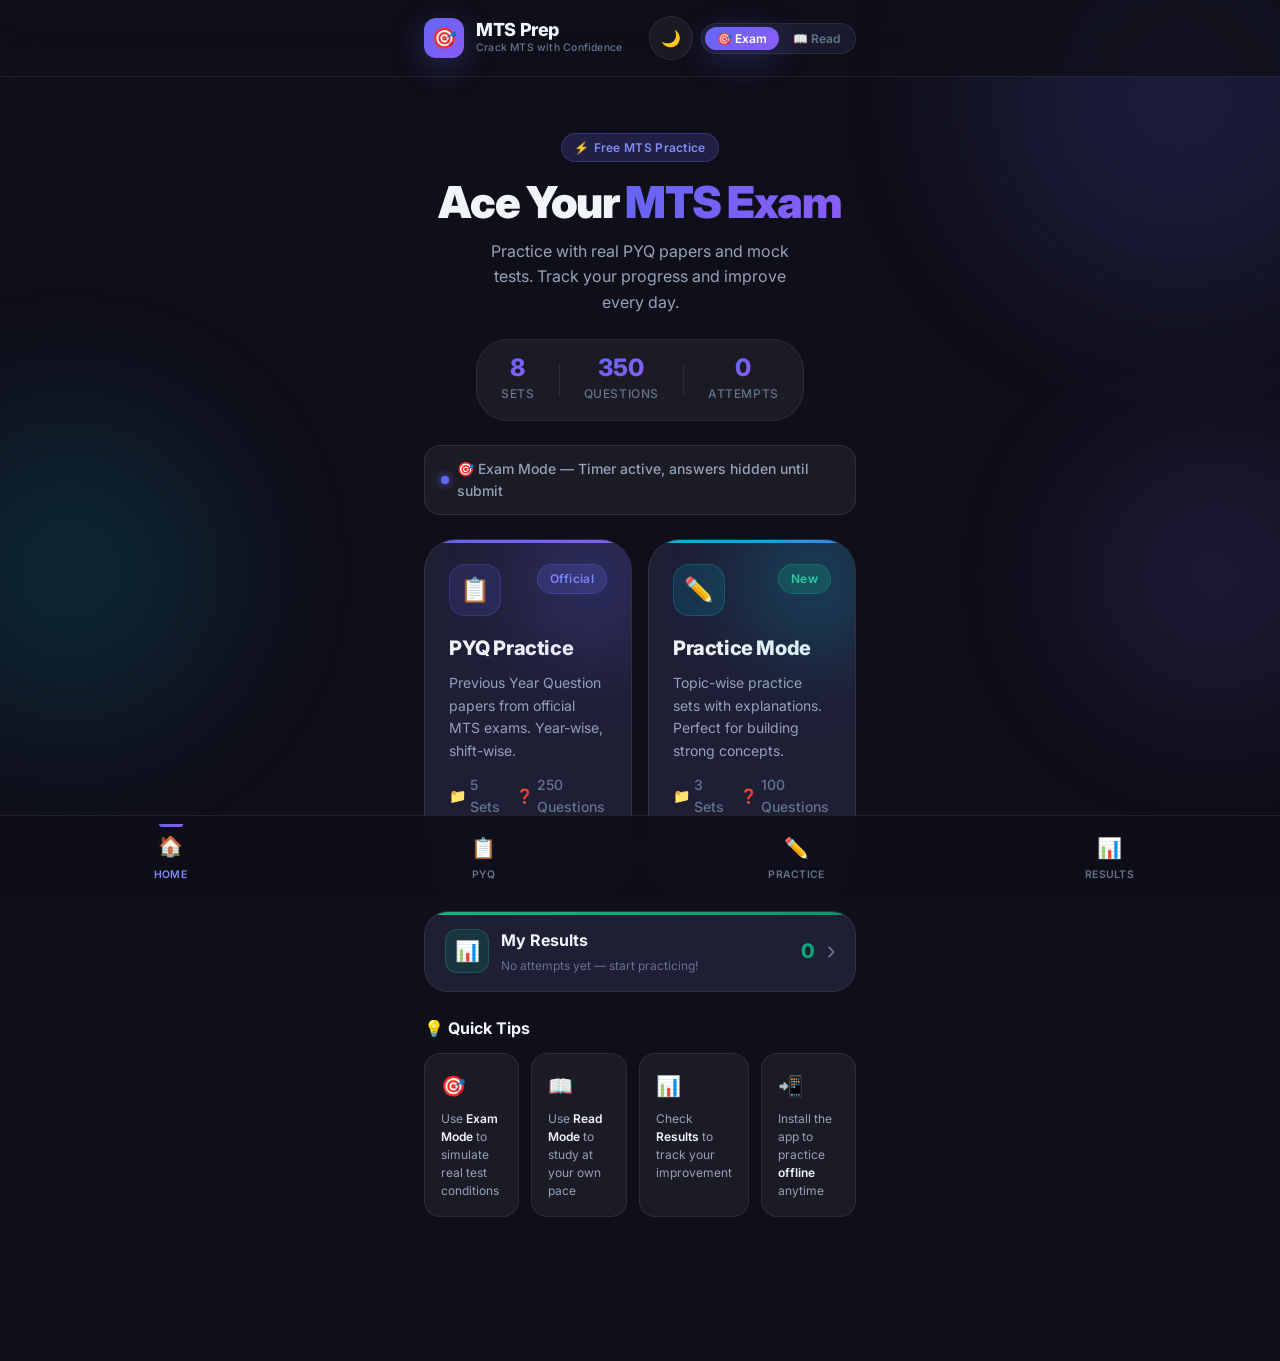
<file: index.html>
<!DOCTYPE html>
<html lang="en" data-theme="dark">
<head>
  <meta charset="UTF-8" />
  <meta name="viewport"
    content="width=device-width, initial-scale=1.0, viewport-fit=cover" />
  <meta http-equiv="X-UA-Compatible" content="IE=edge" />

  <!-- ── SEO ── -->
  <title>MTS Prep — Practice MTS Exam Questions Online</title>
  <meta name="description"
    content="Practice MTS exam with previous year question papers and mock tests.
    Free online MTS question practice with instant results and detailed analysis." />
  <meta name="keywords"
    content="MTS practice, MTS question paper, MTS previous year questions,
    MTS exam preparation, SSC MTS practice" />
  <meta name="author"  content="MTS Prep" />
  <meta name="robots"  content="index, follow" />
  <link rel="canonical"
    href="https://pabitra27706-oss.github.io/Mts-practice/" />

  <!-- ── Open Graph ── -->
  <meta property="og:type"
    content="website" />
  <meta property="og:title"
    content="MTS Prep — Practice MTS Exam Questions" />
  <meta property="og:description"
    content="Practice MTS exam with PYQ papers and mock tests.
    Free, fast and offline ready." />
  <meta property="og:url"
    content="https://pabitra27706-oss.github.io/Mts-practice/" />
  <meta property="og:image"
    content="https://pabitra27706-oss.github.io/Mts-practice/icons/og-image.png" />
  <meta property="og:site_name" content="MTS Prep" />

  <!-- ── Twitter Card ── -->
  <meta name="twitter:card"
    content="summary_large_image" />
  <meta name="twitter:title"
    content="MTS Prep — Practice MTS Exam Questions" />
  <meta name="twitter:description"
    content="Free MTS exam practice with PYQ and mock tests." />
  <meta name="twitter:image"
    content="https://pabitra27706-oss.github.io/Mts-practice/icons/og-image.png" />

  <!-- ── PWA ── -->
  <link rel="manifest" href="manifest.json" />
  <meta name="theme-color" content="#6366f1" />
  <meta name="mobile-web-app-capable"                content="yes" />
  <meta name="apple-mobile-web-app-capable"          content="yes" />
  <meta name="apple-mobile-web-app-status-bar-style" content="black-translucent" />
  <meta name="apple-mobile-web-app-title"            content="MTS Prep" />

  <!-- ── Favicon & Icons ── -->
  <link rel="icon" type="image/png"
    sizes="48x48"  href="icons/icon-48x48.png" />
  <link rel="icon" type="image/png"
    sizes="96x96"  href="icons/icon-96x96.png" />
  <link rel="apple-touch-icon"
    sizes="152x152" href="icons/icon-152x152.png" />
  <link rel="apple-touch-icon"
    sizes="192x192" href="icons/icon-192x192.png" />

  <!-- ── Preconnect ── -->
  <link rel="preconnect" href="https://fonts.googleapis.com" />
  <link rel="preconnect" href="https://fonts.gstatic.com" crossorigin />

  <!-- ── Styles ── -->
  <link rel="stylesheet" href="css/root.css" />
  <link rel="stylesheet" href="css/home.css" />

  <!-- ── Structured Data ── -->
  <script type="application/ld+json">
  {
    "@context": "https://schema.org",
    "@type": "EducationalApplication",
    "name": "MTS Prep",
    "description": "Practice MTS exam questions with previous year papers and mock tests",
    "applicationCategory": "EducationApplication",
    "operatingSystem": "Any",
    "offers": {
      "@type": "Offer",
      "price": "0",
      "priceCurrency": "INR"
    },
    "url": "https://pabitra27706-oss.github.io/Mts-practice/"
  }
  </script>
</head>

<body class="no-select">

  <!-- ── Background Orbs ── -->
  <div class="bg-orbs" aria-hidden="true">
    <div class="orb orb--1"></div>
    <div class="orb orb--2"></div>
    <div class="orb orb--3"></div>
  </div>

  <!-- ── Install Banner ── -->
  <div class="install-banner hidden" id="installBanner" role="banner">
    <div class="install-banner__icon">📲</div>
    <div class="install-banner__text">
      <span class="install-banner__title">Install MTS Prep</span>
      <span class="install-banner__sub">Use offline, anytime</span>
    </div>
    <button class="btn btn--sm btn--primary" id="installBtn">
      Install
    </button>
    <button class="install-banner__close"
      id="installClose" aria-label="Close">✕</button>
  </div>

  <!-- ── Header ── -->
  <header class="header" role="banner">
    <div class="container">
      <div class="header__inner">

        <!-- Logo -->
        <div class="header__logo">
          <div class="header__logo-icon" aria-hidden="true">🎯</div>
          <div class="header__logo-text">
            <span class="header__logo-name">MTS Prep</span>
            <span class="header__logo-tag">Crack MTS with Confidence</span>
          </div>
        </div>

        <!-- Header Actions -->
        <div class="header__actions">

          <!-- Theme Toggle -->
          <button
            class="btn btn--icon btn--ghost"
            id="themeToggle"
            aria-label="Toggle theme"
            title="Toggle theme">
            <span id="themeIcon">🌙</span>
          </button>

          <!-- Mode Toggle -->
          <div class="mode-toggle"
            id="modeToggle"
            role="group"
            aria-label="Quiz mode">
            <button
              class="mode-toggle__btn mode-toggle__btn--active"
              id="examModeBtn"
              aria-pressed="true">
              🎯 Exam
            </button>
            <button
              class="mode-toggle__btn"
              id="readModeBtn"
              aria-pressed="false">
              📖 Read
            </button>
          </div>

        </div>
      </div>
    </div>
  </header>

  <!-- ── Main ── -->
  <main class="main" id="main" role="main">
    <div class="container page-enter">

      <!-- Hero -->
      <section class="hero" aria-labelledby="heroTitle">
        <div class="hero__content">
          <div class="hero__badge badge badge--primary">
            <span>⚡</span> Free MTS Practice
          </div>
          <h1 class="hero__title" id="heroTitle">
            Ace Your
            <span class="hero__title-highlight">MTS Exam</span>
          </h1>
          <p class="hero__subtitle">
            Practice with real PYQ papers and mock tests.
            Track your progress and improve every day.
          </p>
        </div>

        <!-- Stats -->
        <div class="hero__stats" role="list">
          <div class="hero__stat" role="listitem">
            <span class="hero__stat-value" id="totalSets">0</span>
            <span class="hero__stat-label">Sets</span>
          </div>
          <div class="hero__stat-divider" aria-hidden="true"></div>
          <div class="hero__stat" role="listitem">
            <span class="hero__stat-value" id="totalQuestions">0</span>
            <span class="hero__stat-label">Questions</span>
          </div>
          <div class="hero__stat-divider" aria-hidden="true"></div>
          <div class="hero__stat" role="listitem">
            <span class="hero__stat-value" id="totalAttempts">0</span>
            <span class="hero__stat-label">Attempts</span>
          </div>
        </div>
      </section>

      <!-- Mode Indicator -->
      <div class="mode-indicator"
        id="modeIndicator"
        role="status"
        aria-live="polite">
        <div class="mode-indicator__dot" id="modeDot"></div>
        <span class="mode-indicator__text" id="modeText">
          🎯 Exam Mode — Timer active, answers hidden until submit
        </span>
      </div>

      <!-- Option Cards -->
      <section class="cards-section" aria-label="Practice options">

        <!-- PYQ Card -->
        <a href="pages/pyq.html"
          class="option-card option-card--pyq"
          aria-label="Previous Year Questions Practice">
          <div class="option-card__glow" aria-hidden="true"></div>
          <div class="option-card__header">
            <div class="option-card__icon-wrap">
              <span class="option-card__icon" aria-hidden="true">📋</span>
            </div>
            <div class="option-card__badge badge badge--primary">
              Official
            </div>
          </div>
          <div class="option-card__body">
            <h2 class="option-card__title">PYQ Practice</h2>
            <p class="option-card__desc">
              Previous Year Question papers from official MTS exams.
              Year-wise, shift-wise.
            </p>
            <div class="option-card__meta">
              <span class="option-card__meta-item">
                <span aria-hidden="true">📁</span>
                <span id="pyqSetCount">Loading...</span>
              </span>
              <span class="option-card__meta-item">
                <span aria-hidden="true">❓</span>
                <span id="pyqQCount">Loading...</span>
              </span>
            </div>
          </div>
          <div class="option-card__footer">
            <span class="option-card__cta">
              Start Practice
              <span class="option-card__arrow" aria-hidden="true">→</span>
            </span>
          </div>
        </a>

        <!-- Practice Card -->
        <a href="pages/practice.html"
          class="option-card option-card--practice"
          aria-label="Practice Mode">
          <div class="option-card__glow" aria-hidden="true"></div>
          <div class="option-card__header">
            <div class="option-card__icon-wrap">
              <span class="option-card__icon" aria-hidden="true">✏️</span>
            </div>
            <div class="option-card__badge badge badge--success">New</div>
          </div>
          <div class="option-card__body">
            <h2 class="option-card__title">Practice Mode</h2>
            <p class="option-card__desc">
              Topic-wise practice sets with explanations.
              Perfect for building strong concepts.
            </p>
            <div class="option-card__meta">
              <span class="option-card__meta-item">
                <span aria-hidden="true">📁</span>
                <span id="practiceSetCount">Loading...</span>
              </span>
              <span class="option-card__meta-item">
                <span aria-hidden="true">❓</span>
                <span id="practiceQCount">Loading...</span>
              </span>
            </div>
          </div>
          <div class="option-card__footer">
            <span class="option-card__cta">
              Start Practice
              <span class="option-card__arrow" aria-hidden="true">→</span>
            </span>
          </div>
        </a>

      </section>

      <!-- Results Button -->
      <section class="results-section" aria-label="Results">
        <a href="pages/results.html"
          class="results-card"
          aria-label="View all results">
          <div class="results-card__left">
            <div class="results-card__icon" aria-hidden="true">📊</div>
            <div class="results-card__info">
              <h3 class="results-card__title">My Results</h3>
              <p class="results-card__sub" id="resultsSubtext">
                View all your previous attempts
              </p>
            </div>
          </div>
          <div class="results-card__right">
            <span class="results-card__count" id="resultCount">0</span>
            <span class="results-card__arrow" aria-hidden="true">›</span>
          </div>
        </a>
      </section>

      <!-- Tips -->
      <section class="tips-section" aria-label="Quick tips">
        <h3 class="tips-section__title">💡 Quick Tips</h3>
        <div class="tips-grid" role="list">
          <div class="tip-card" role="listitem">
            <span class="tip-card__icon" aria-hidden="true">🎯</span>
            <p class="tip-card__text">
              Use <strong>Exam Mode</strong> to simulate real test conditions
            </p>
          </div>
          <div class="tip-card" role="listitem">
            <span class="tip-card__icon" aria-hidden="true">📖</span>
            <p class="tip-card__text">
              Use <strong>Read Mode</strong> to study at your own pace
            </p>
          </div>
          <div class="tip-card" role="listitem">
            <span class="tip-card__icon" aria-hidden="true">📊</span>
            <p class="tip-card__text">
              Check <strong>Results</strong> to track your improvement
            </p>
          </div>
          <div class="tip-card" role="listitem">
            <span class="tip-card__icon" aria-hidden="true">📲</span>
            <p class="tip-card__text">
              Install the app to practice <strong>offline</strong> anytime
            </p>
          </div>
        </div>
      </section>

    </div>
  </main>

  <!-- ── Bottom Nav ── -->
  <nav class="bottom-nav" role="navigation" aria-label="Main navigation">
    <a href="index.html"
      class="bottom-nav__item bottom-nav__item--active"
      aria-current="page">
      <span class="bottom-nav__icon" aria-hidden="true">🏠</span>
      <span class="bottom-nav__label">Home</span>
    </a>
    <a href="pages/pyq.html" class="bottom-nav__item">
      <span class="bottom-nav__icon" aria-hidden="true">📋</span>
      <span class="bottom-nav__label">PYQ</span>
    </a>
    <a href="pages/practice.html" class="bottom-nav__item">
      <span class="bottom-nav__icon" aria-hidden="true">✏️</span>
      <span class="bottom-nav__label">Practice</span>
    </a>
    <a href="pages/results.html" class="bottom-nav__item">
      <span class="bottom-nav__icon" aria-hidden="true">📊</span>
      <span class="bottom-nav__label">Results</span>
    </a>
  </nav>

  <!-- ── Toast ── -->
  <div class="toast" id="toast" role="alert" aria-live="assertive"></div>

  <!-- ── Scripts ── -->
  <script src="js/storage.js"></script>
  <script src="js/manifest-loader.js"></script>
  <script src="js/mode-toggle.js"></script>
  <script src="js/pwa.js"></script>
  <script src="js/app.js"></script>

</body>
</html>
</file>
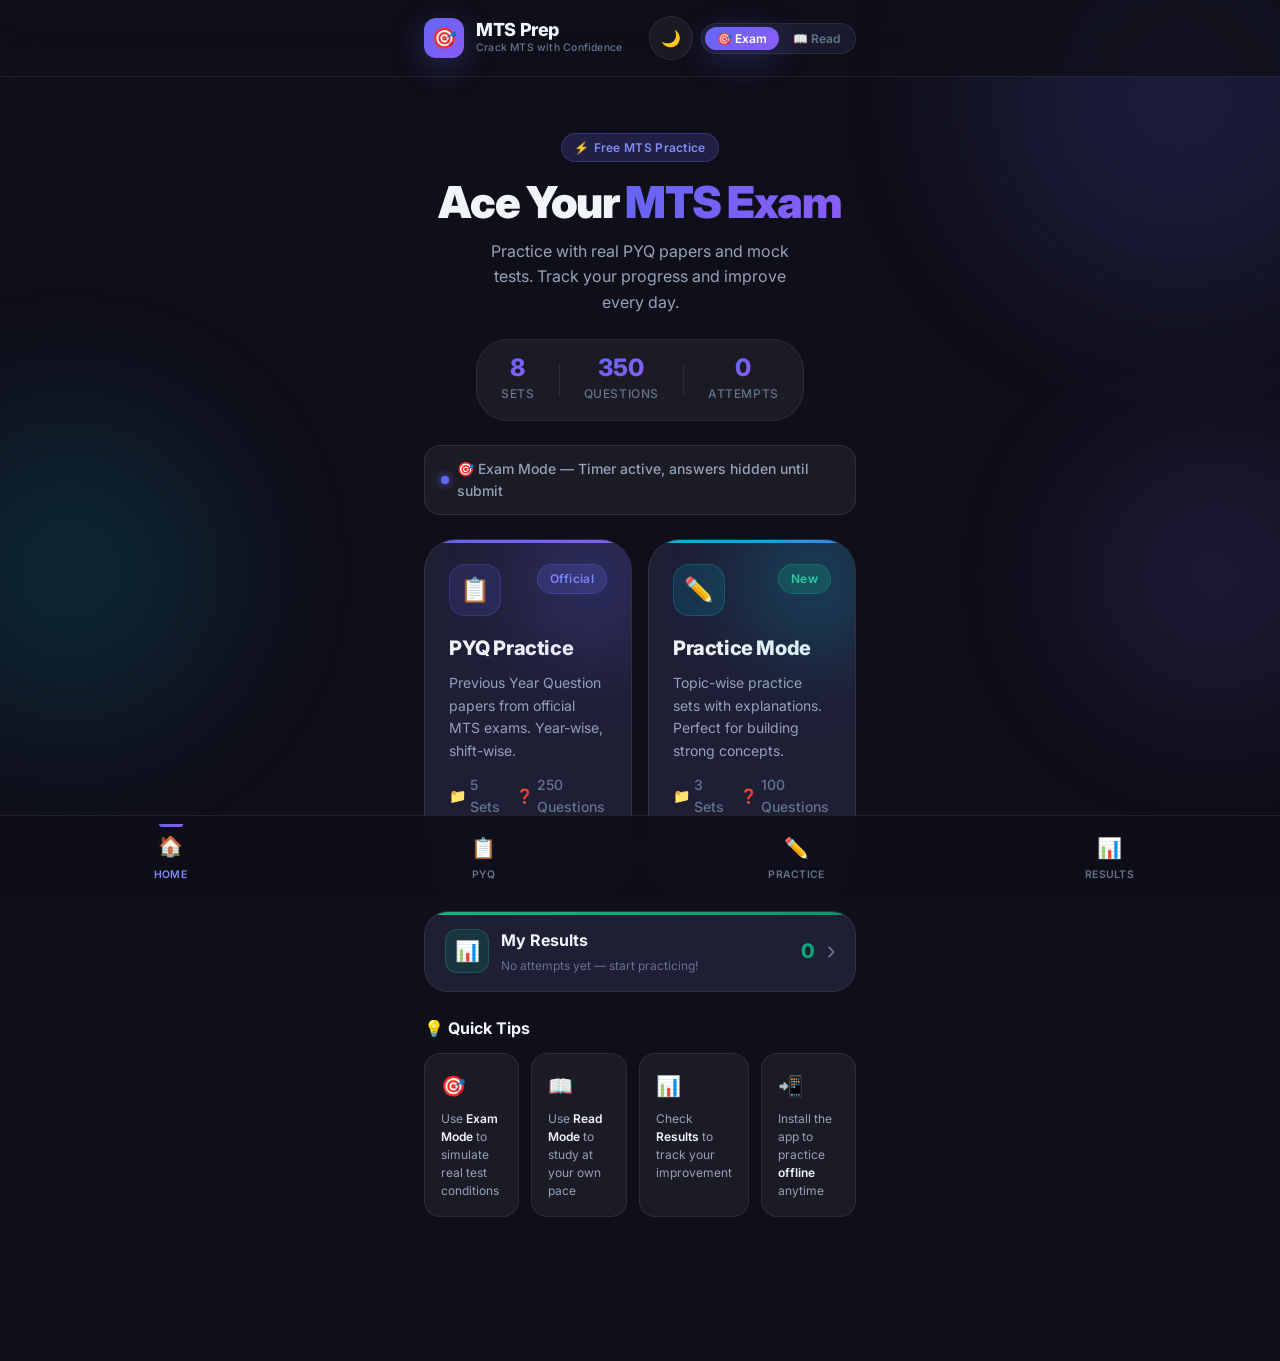
<file: offline.html>
<!DOCTYPE html>
<html lang="en" data-theme="dark">
<head>
  <meta charset="UTF-8" />
  <meta name="viewport" content="width=device-width, initial-scale=1.0" />
  <title>Offline — MTS Prep</title>
  <link rel="icon" type="image/png" href="icons/icon-72x72.png" />
  <style>
    @import url('https://fonts.googleapis.com/css2?family=Inter:wght@400;600;700;800;900&display=swap');

    * { box-sizing: border-box; margin: 0; padding: 0; }

    :root {
      --primary:    #6366f1;
      --bg:         #0f0f1a;
      --bg-card:    #1e1e35;
      --border:     rgba(255,255,255,0.08);
      --text:       #f1f5f9;
      --text-muted: #64748b;
    }

    body {
      font-family: 'Inter', sans-serif;
      background: var(--bg);
      color: var(--text);
      min-height: 100vh;
      display: flex;
      flex-direction: column;
      align-items: center;
      justify-content: center;
      padding: 2rem;
      text-align: center;
    }

    .offline-wrap {
      max-width: 340px;
      width: 100%;
    }

    .offline-icon {
      font-size: 5rem;
      margin-bottom: 1.5rem;
      display: block;
      animation: float 3s ease-in-out infinite;
    }

    @keyframes float {
      0%, 100% { transform: translateY(0);     }
      50%       { transform: translateY(-12px); }
    }

    .offline-title {
      font-size: 1.75rem;
      font-weight: 900;
      margin-bottom: 0.75rem;
      letter-spacing: -0.02em;
    }

    .offline-sub {
      font-size: 0.95rem;
      color: var(--text-muted);
      line-height: 1.6;
      margin-bottom: 2rem;
    }

    .offline-card {
      background: var(--bg-card);
      border: 1px solid var(--border);
      border-radius: 1.25rem;
      padding: 1.25rem;
      margin-bottom: 1.5rem;
      text-align: left;
    }

    .offline-card__title {
      font-size: 0.75rem;
      font-weight: 700;
      color: var(--text-muted);
      text-transform: uppercase;
      letter-spacing: 0.08em;
      margin-bottom: 0.75rem;
    }

    .offline-tip {
      display: flex;
      align-items: center;
      gap: 0.75rem;
      padding: 0.625rem 0;
      border-bottom: 1px solid var(--border);
      font-size: 0.875rem;
      color: var(--text-muted);
    }

    .offline-tip:last-child {
      border-bottom: none;
      padding-bottom: 0;
    }

    .offline-tip__icon {
      font-size: 1.1rem;
      flex-shrink: 0;
    }

    .retry-btn {
      display: inline-flex;
      align-items: center;
      justify-content: center;
      gap: 0.5rem;
      width: 100%;
      padding: 0.875rem 1.5rem;
      background: linear-gradient(135deg, #6366f1, #8b5cf6);
      color: #fff;
      border: none;
      border-radius: 0.875rem;
      font-family: 'Inter', sans-serif;
      font-size: 1rem;
      font-weight: 700;
      cursor: pointer;
      text-decoration: none;
      transition: all 0.2s ease;
      box-shadow: 0 8px 32px rgba(99,102,241,0.3);
    }

    .retry-btn:hover {
      transform: translateY(-2px);
      box-shadow: 0 12px 40px rgba(99,102,241,0.4);
    }

    .retry-btn:active {
      transform: scale(0.98);
    }

    .offline-status {
      display: flex;
      align-items: center;
      justify-content: center;
      gap: 0.5rem;
      margin-top: 1.25rem;
      font-size: 0.8rem;
      color: var(--text-muted);
    }

    .status-dot {
      width: 8px;
      height: 8px;
      border-radius: 50%;
      background: #ef4444;
      animation: pulse 2s infinite;
    }

    @keyframes pulse {
      0%, 100% { opacity: 1; }
      50%       { opacity: 0.4; }
    }

    .status-dot--online {
      background: #10b981;
    }
  </style>
</head>

<body>
  <div class="offline-wrap">

    <span class="offline-icon" aria-hidden="true">📴</span>

    <h1 class="offline-title">You're Offline</h1>
    <p class="offline-sub">
      No internet connection detected. But don't worry —
      cached content is still available!
    </p>

    <div class="offline-card">
      <div class="offline-card__title">Available Offline</div>
      <div class="offline-tip">
        <span class="offline-tip__icon">🏠</span>
        <span>Home page & set selection</span>
      </div>
      <div class="offline-tip">
        <span class="offline-tip__icon">📋</span>
        <span>Previously loaded question sets</span>
      </div>
      <div class="offline-tip">
        <span class="offline-tip__icon">📊</span>
        <span>Your results & progress</span>
      </div>
      <div class="offline-tip">
        <span class="offline-tip__icon">🔖</span>
        <span>Bookmarked questions</span>
      </div>
    </div>

    <button
      class="retry-btn"
      onclick="window.location.href='/'"
      aria-label="Return to home page">
      🏠 Go to Home
    </button>

    <button
      class="retry-btn"
      style="margin-top:0.75rem;background:rgba(255,255,255,0.06);
             border:1px solid rgba(255,255,255,0.1);
             box-shadow:none;"
      onclick="window.location.reload()"
      aria-label="Retry connection">
      🔄 Retry Connection
    </button>

    <div class="offline-status" role="status" aria-live="polite">
      <span class="status-dot" id="statusDot"></span>
      <span id="statusText">Offline</span>
    </div>

  </div>

  <script>
    // Auto-redirect when back online
    window.addEventListener('online', () => {
      const dot  = document.getElementById('statusDot');
      const text = document.getElementById('statusText');
      if (dot)  dot.classList.add('status-dot--online');
      if (text) text.textContent = 'Back online! Redirecting...';
      setTimeout(() => window.location.href = '/', 1500);
    });

    // Check initial state
    if (navigator.onLine) {
      window.location.href = '/';
    }
  </script>
</body>
</html>
</file>
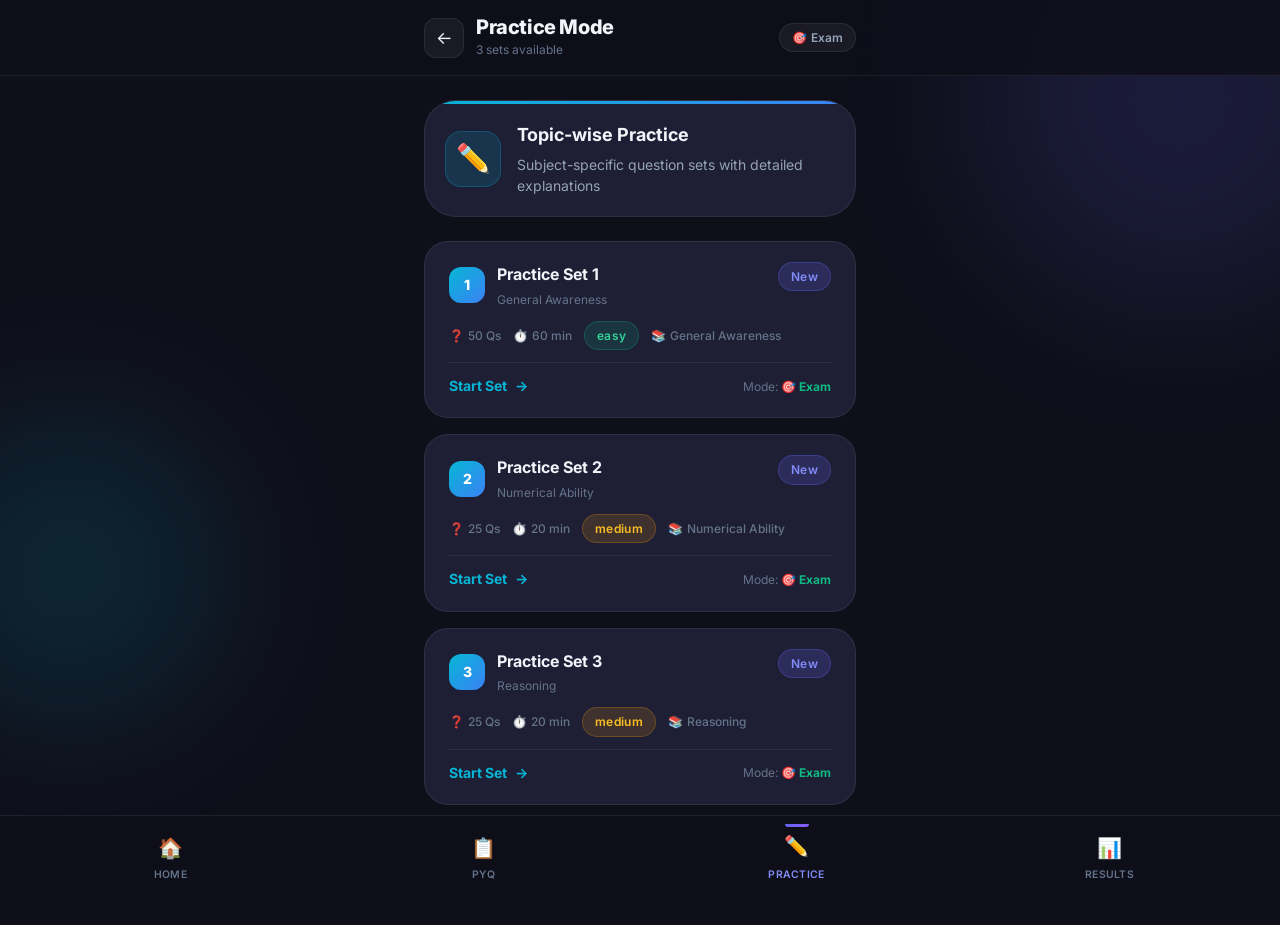
<file: pages/practice.html>
<!DOCTYPE html>
<html lang="en" data-theme="dark">
<head>
  <meta charset="UTF-8" />
  <meta name="viewport"
    content="width=device-width, initial-scale=1.0, viewport-fit=cover" />

  <title>Practice Mode — MTS Topic-wise Practice</title>
  <meta name="description"
    content="Practice MTS exam questions topic-wise with detailed explanations.
    Free online practice tests with instant results." />
  <meta name="robots" content="index, follow" />
  <link rel="canonical"
    href="https://pabitra27706-oss.github.io/Mts-practice/pages/practice.html" />

  <meta property="og:title"       content="MTS Practice Mode" />
  <meta property="og:description"
    content="Practice MTS questions topic-wise online." />
  <meta property="og:url"
    content="https://pabitra27706-oss.github.io/Mts-practice/pages/practice.html" />
  <meta property="og:image"
    content="https://pabitra27706-oss.github.io/Mts-practice/icons/og-image.png" />

  <link rel="manifest"      href="../manifest.json" />
  <meta name="theme-color"  content="#6366f1" />
  <meta name="mobile-web-app-capable"                content="yes" />
  <meta name="apple-mobile-web-app-capable"          content="yes" />
  <meta name="apple-mobile-web-app-status-bar-style" content="black-translucent" />

  <link rel="icon" type="image/png"
    sizes="48x48" href="../icons/icon-48x48.png" />
  <link rel="icon" type="image/png"
    sizes="96x96" href="../icons/icon-96x96.png" />
  <link rel="apple-touch-icon"
    sizes="152x152" href="../icons/icon-152x152.png" />
  <link rel="apple-touch-icon"
    sizes="192x192" href="../icons/icon-192x192.png" />

  <link rel="preconnect" href="https://fonts.googleapis.com" />
  <link rel="preconnect" href="https://fonts.gstatic.com" crossorigin />

  <link rel="stylesheet" href="../css/root.css" />
  <link rel="stylesheet" href="../css/sets.css" />
  <link rel="stylesheet" href="../css/home.css" />
</head>

<body class="no-select" data-page-type="practice">

  <div class="bg-orbs" aria-hidden="true">
    <div class="orb orb--1"></div>
    <div class="orb orb--2"></div>
  </div>

  <header class="page-header" role="banner">
    <div class="container">
      <div class="page-header__inner">
        <a href="../index.html" class="back-btn" aria-label="Go back">←</a>
        <div class="page-header__info">
          <h1 class="page-header__title">Practice Mode</h1>
          <p class="page-header__sub" id="headerSub">Loading sets...</p>
        </div>
        <div class="page-header__mode" id="headerMode">
          <span id="modeEmoji">🎯</span>
          <span id="modeLabel">Exam</span>
        </div>
      </div>
    </div>
  </header>

  <main class="sets-main" role="main">
    <div class="container page-enter">

      <div class="section-hero section-hero--practice">
        <div class="section-hero__icon" aria-hidden="true">✏️</div>
        <div class="section-hero__text">
          <h2>Topic-wise Practice</h2>
          <p>Subject-specific question sets with detailed explanations</p>
        </div>
      </div>

      <div class="sets-list" id="setsList" role="list">
        <div class="set-card set-card--loading set-card--practice" aria-hidden="true">
          <div class="set-card__top">
            <div class="set-card__left">
              <div class="set-card__number">1</div>
              <div class="set-card__info">
                <div class="set-card__name">Loading...</div>
                <div class="set-card__sub">Please wait</div>
              </div>
            </div>
          </div>
        </div>
        <div class="set-card set-card--loading set-card--practice" aria-hidden="true">
          <div class="set-card__top">
            <div class="set-card__left">
              <div class="set-card__number">2</div>
              <div class="set-card__info">
                <div class="set-card__name">Loading...</div>
                <div class="set-card__sub">Please wait</div>
              </div>
            </div>
          </div>
        </div>
      </div>

    </div>
  </main>

  <nav class="bottom-nav" role="navigation">
    <a href="../index.html"   class="bottom-nav__item">
      <span class="bottom-nav__icon">🏠</span>
      <span class="bottom-nav__label">Home</span>
    </a>
    <a href="pyq.html"  class="bottom-nav__item">
      <span class="bottom-nav__icon">📋</span>
      <span class="bottom-nav__label">PYQ</span>
    </a>
    <a href="practice.html"
      class="bottom-nav__item bottom-nav__item--active"
      aria-current="page">
      <span class="bottom-nav__icon">✏️</span>
      <span class="bottom-nav__label">Practice</span>
    </a>
    <a href="results.html"   class="bottom-nav__item">
      <span class="bottom-nav__icon">📊</span>
      <span class="bottom-nav__label">Results</span>
    </a>
  </nav>

  <div class="toast" id="toast" role="alert" aria-live="assertive"></div>

  <!-- ✅ UPDATED: Changed sets-page.js to practice-page.js -->
  <script src="../js/storage.js"></script>
  <script src="../js/manifest-loader.js"></script>
  <script src="../js/mode-toggle.js"></script>
  <script src="../js/practice-page.js"></script>
  <script src="../js/pwa.js"></script>

</body>
</html>
</file>
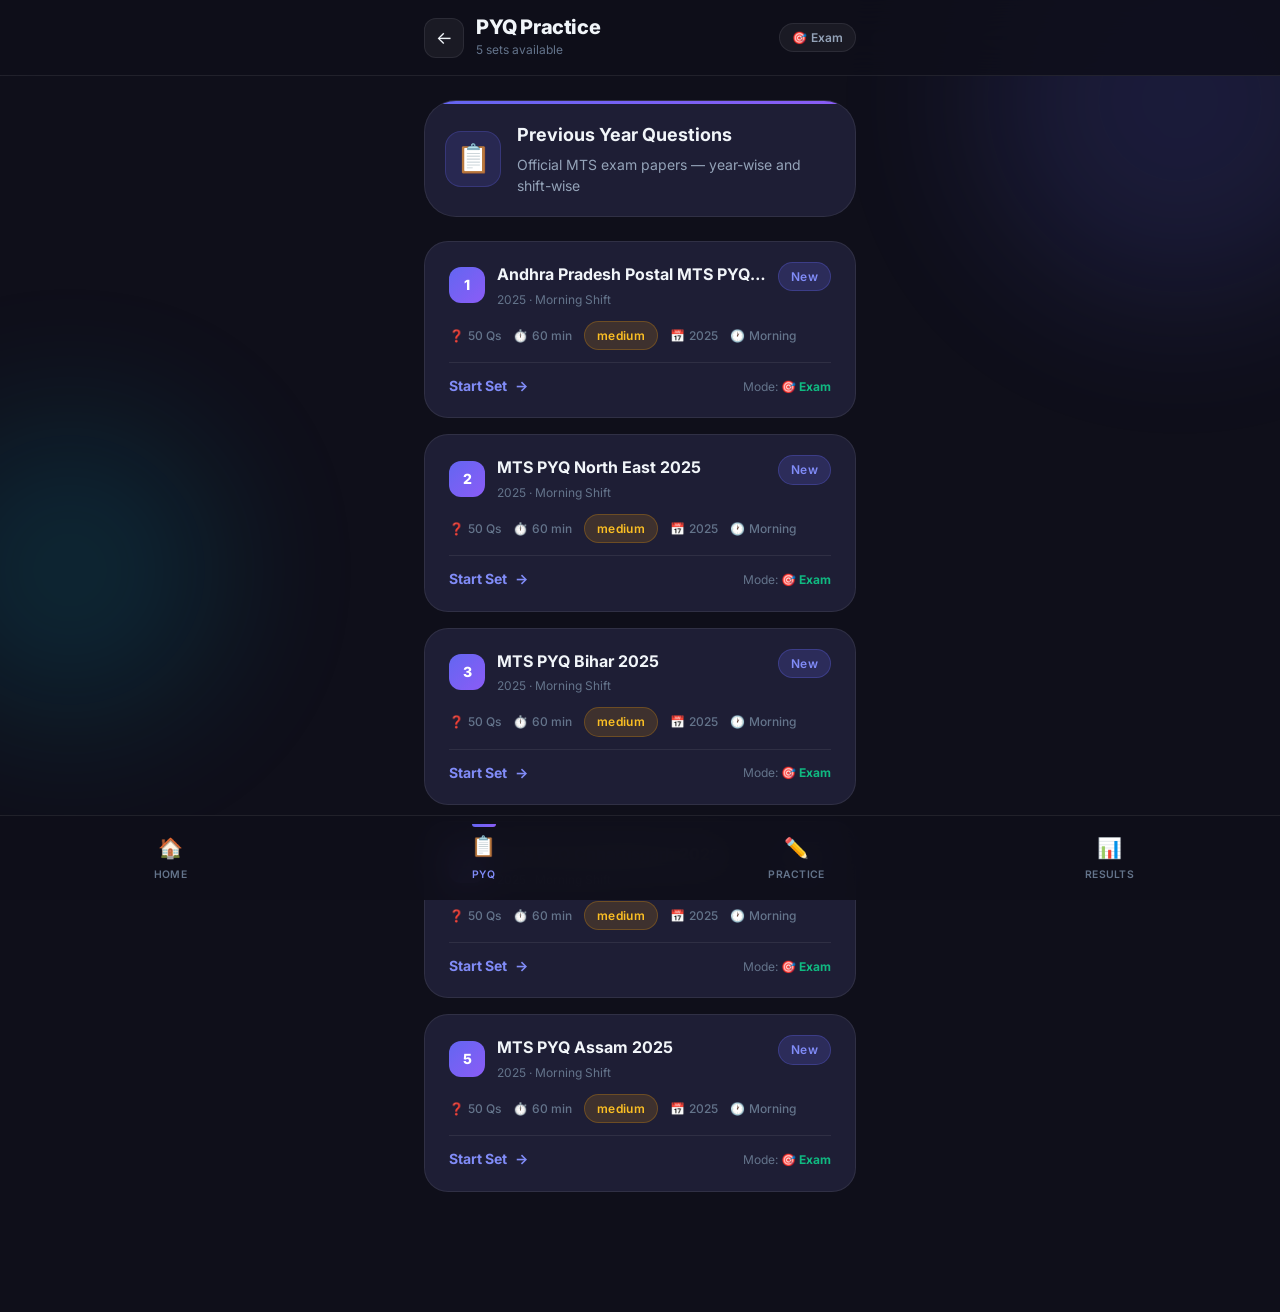
<file: pages/pyq.html>
<!DOCTYPE html>
<html lang="en" data-theme="dark">
<head>
  <meta charset="UTF-8" />
  <meta name="viewport"
    content="width=device-width, initial-scale=1.0, viewport-fit=cover" />

  <title>PYQ Practice — MTS Previous Year Questions</title>
  <meta name="description"
    content="Practice MTS previous year question papers year-wise and
    shift-wise. Free online PYQ practice with timer and detailed results." />
  <meta name="robots" content="index, follow" />
  <link rel="canonical"
    href="https://pabitra27706-oss.github.io/Mts-practice/pages/pyq.html" />

  <meta property="og:title"       content="MTS PYQ Practice" />
  <meta property="og:description"
    content="Practice MTS previous year papers online." />
  <meta property="og:url"
    content="https://pabitra27706-oss.github.io/Mts-practice/pages/pyq.html" />
  <meta property="og:image"
    content="https://pabitra27706-oss.github.io/Mts-practice/icons/og-image.png" />

  <link rel="manifest"      href="../manifest.json" />
  <meta name="theme-color"  content="#6366f1" />
  <meta name="mobile-web-app-capable"                content="yes" />
  <meta name="apple-mobile-web-app-capable"          content="yes" />
  <meta name="apple-mobile-web-app-status-bar-style" content="black-translucent" />

  <link rel="icon" type="image/png"
    sizes="48x48" href="../icons/icon-48x48.png" />
  <link rel="icon" type="image/png"
    sizes="96x96" href="../icons/icon-96x96.png" />
  <link rel="apple-touch-icon"
    sizes="152x152" href="../icons/icon-152x152.png" />
  <link rel="apple-touch-icon"
    sizes="192x192" href="../icons/icon-192x192.png" />

  <link rel="preconnect" href="https://fonts.googleapis.com" />
  <link rel="preconnect" href="https://fonts.gstatic.com" crossorigin />

  <link rel="stylesheet" href="../css/root.css" />
  <link rel="stylesheet" href="../css/sets.css" />
  <link rel="stylesheet" href="../css/home.css" />
</head>

<body class="no-select" data-page-type="pyq">

  <div class="bg-orbs" aria-hidden="true">
    <div class="orb orb--1"></div>
    <div class="orb orb--2"></div>
  </div>

  <header class="page-header" role="banner">
    <div class="container">
      <div class="page-header__inner">
        <a href="../index.html" class="back-btn" aria-label="Go back">←</a>
        <div class="page-header__info">
          <h1 class="page-header__title">PYQ Practice</h1>
          <p class="page-header__sub" id="headerSub">Loading sets...</p>
        </div>
        <div class="page-header__mode" id="headerMode">
          <span id="modeEmoji">🎯</span>
          <span id="modeLabel">Exam</span>
        </div>
      </div>
    </div>
  </header>

  <main class="sets-main" role="main">
    <div class="container page-enter">

      <div class="section-hero section-hero--pyq">
        <div class="section-hero__icon" aria-hidden="true">📋</div>
        <div class="section-hero__text">
          <h2>Previous Year Questions</h2>
          <p>Official MTS exam papers — year-wise and shift-wise</p>
        </div>
      </div>

      <div class="sets-list" id="setsList" role="list">
        <div class="set-card set-card--loading set-card--pyq" aria-hidden="true">
          <div class="set-card__top">
            <div class="set-card__left">
              <div class="set-card__number">1</div>
              <div class="set-card__info">
                <div class="set-card__name">Loading...</div>
                <div class="set-card__sub">Please wait</div>
              </div>
            </div>
          </div>
        </div>
        <div class="set-card set-card--loading set-card--pyq" aria-hidden="true">
          <div class="set-card__top">
            <div class="set-card__left">
              <div class="set-card__number">2</div>
              <div class="set-card__info">
                <div class="set-card__name">Loading...</div>
                <div class="set-card__sub">Please wait</div>
              </div>
            </div>
          </div>
        </div>
      </div>

    </div>
  </main>

  <nav class="bottom-nav" role="navigation">
    <a href="../index.html"   class="bottom-nav__item">
      <span class="bottom-nav__icon">🏠</span>
      <span class="bottom-nav__label">Home</span>
    </a>
    <a href="pyq.html"
      class="bottom-nav__item bottom-nav__item--active"
      aria-current="page">
      <span class="bottom-nav__icon">📋</span>
      <span class="bottom-nav__label">PYQ</span>
    </a>
    <a href="practice.html"  class="bottom-nav__item">
      <span class="bottom-nav__icon">✏️</span>
      <span class="bottom-nav__label">Practice</span>
    </a>
    <a href="results.html"   class="bottom-nav__item">
      <span class="bottom-nav__icon">📊</span>
      <span class="bottom-nav__label">Results</span>
    </a>
  </nav>

  <div class="toast" id="toast" role="alert" aria-live="assertive"></div>

  <!-- ✅ UPDATED: Changed sets-page.js to pyq-page.js -->
  <script src="../js/storage.js"></script>
  <script src="../js/manifest-loader.js"></script>
  <script src="../js/mode-toggle.js"></script>
  <script src="../js/pyq-page.js"></script>
  <script src="../js/pwa.js"></script>

</body>
</html>
</file>
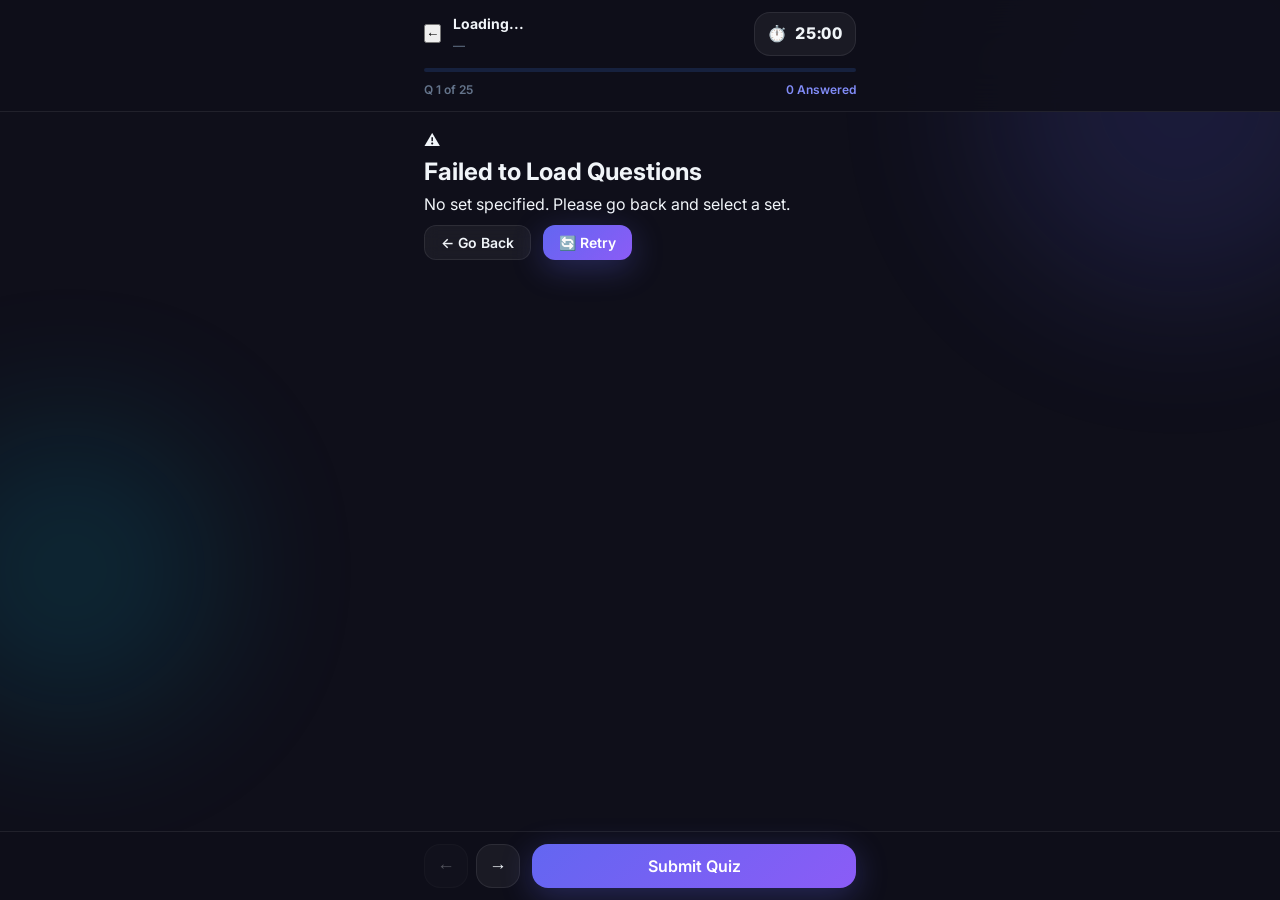
<file: pages/quiz.html>
<!DOCTYPE html>
<html lang="en" data-theme="dark">
<head>
  <meta charset="UTF-8" />
  <meta name="viewport" content="width=device-width, initial-scale=1.0, viewport-fit=cover" />

  <!-- ── SEO ── -->
  <title>Quiz — MTS Prep</title>
  <meta name="description" content="MTS exam question practice quiz." />
  <meta name="robots" content="noindex, nofollow" />

  <!-- ── PWA ── -->
  <link rel="manifest"      href="../manifest.json" />
  <meta name="theme-color"  content="#6366f1" />
  <meta name="mobile-web-app-capable"              content="yes" />
  <meta name="apple-mobile-web-app-capable"        content="yes" />
  <meta name="apple-mobile-web-app-status-bar-style" content="black-translucent" />
  <link rel="apple-touch-icon" href="../icons/icon-152x152.png" />

  <!-- ── Favicon ── -->
  <link rel="icon" type="image/png" href="../icons/icon-72x72.png" />

  <!-- ── Fonts ── -->
  <link rel="preconnect" href="https://fonts.googleapis.com" />
  <link rel="preconnect" href="https://fonts.gstatic.com" crossorigin />

  <!-- ── Styles ── -->
  <link rel="stylesheet" href="../css/root.css" />
  <link rel="stylesheet" href="../css/quiz.css" />
  <link rel="stylesheet" href="../css/home.css" />
</head>

<body class="no-select">

  <!-- ── Background ── -->
  <div class="bg-orbs" aria-hidden="true">
    <div class="orb orb--1"></div>
    <div class="orb orb--2"></div>
  </div>

  <!-- ══════════════════════════════════════
       QUIZ HEADER
  ══════════════════════════════════════ -->
  <header class="quiz-header" role="banner">
    <!-- Swipe hint overlay -->
    <div class="swipe-hint" id="swipeHint" aria-hidden="true"></div>
    <div class="container">
      <div class="quiz-header__inner">

        <!-- Left: Back + Info -->
        <div class="quiz-header__left">
          <button
            class="back-btn"
            id="backBtn"
            aria-label="Exit quiz">
            ←
          </button>
          <div class="quiz-header__info">
            <div class="quiz-header__set-name" id="quizSetName">Loading...</div>
            <div class="quiz-header__meta"     id="quizMeta">—</div>
          </div>
        </div>

        <!-- Right: Timer / Read Badge -->
        <div id="timerWrap">
          <!-- Exam mode: timer -->
          <div class="timer" id="timerEl" aria-live="polite" aria-label="Time remaining">
            <span class="timer__icon" aria-hidden="true">⏱️</span>
            <span class="timer__display" id="timerDisplay">25:00</span>
          </div>
          <!-- Read mode: badge (hidden by default) -->
          <div class="read-mode-badge hidden" id="readBadge" aria-label="Read mode active">
            <span aria-hidden="true">📖</span>
            <span>Read Mode</span>
          </div>
        </div>

      </div>

      <!-- Progress Strip -->
      <div class="quiz-progress" role="progressbar"
        aria-label="Quiz progress"
        aria-valuemin="0"
        aria-valuemax="100"
        id="progressBar">
        <div class="quiz-progress__bar">
          <div class="quiz-progress__fill" id="progressFill" style="width: 0%"></div>
        </div>
        <div class="quiz-progress__info">
          <span class="quiz-progress__count"    id="progressCount">Q 1 of 25</span>
          <span class="quiz-progress__answered" id="progressAnswered">0 Answered</span>
        </div>
      </div>

    </div>
  </header>

  <!-- ══════════════════════════════════════
       MAIN QUIZ AREA
  ══════════════════════════════════════ -->
  <main class="quiz-main" role="main" id="quizMain">
    <div class="container page-enter">

      <!-- Loading State -->
      <div id="loadingState" aria-busy="true" aria-label="Loading questions">
        <div class="question-card">
          <div class="question-card__header">
            <div class="shimmer" style="width:60px;height:32px;"></div>
            <div class="shimmer" style="width:80px;height:24px;"></div>
          </div>
          <div class="question-card__body">
            <div class="shimmer" style="width:100%;height:20px;margin-bottom:8px;"></div>
            <div class="shimmer" style="width:80%;height:20px;margin-bottom:24px;"></div>
            <div style="display:flex;flex-direction:column;gap:12px;">
              <div class="shimmer" style="width:100%;height:52px;border-radius:12px;"></div>
              <div class="shimmer" style="width:100%;height:52px;border-radius:12px;"></div>
              <div class="shimmer" style="width:100%;height:52px;border-radius:12px;"></div>
              <div class="shimmer" style="width:100%;height:52px;border-radius:12px;"></div>
            </div>
          </div>
        </div>
      </div>

      <!-- Error State -->
      <div id="errorState" class="hidden">
        <div class="error-state">
          <div class="error-state__icon" aria-hidden="true">⚠️</div>
          <h2 class="error-state__title">Failed to Load Questions</h2>
          <p class="error-state__text" id="errorMsg">
            Could not load the question set. Please try again.
          </p>
          <div style="display:flex;gap:12px;margin-top:8px;">
            <button
              class="btn btn--ghost btn--sm"
              onclick="window.history.back()">
              ← Go Back
            </button>
            <button
              class="btn btn--primary btn--sm"
              onclick="window.location.reload()">
              🔄 Retry
            </button>
          </div>
        </div>
      </div>

      <!-- Question Area (hidden until loaded) -->
      <div id="quizArea" class="hidden">

        <!-- Question Card -->
        <article class="question-card" id="questionCard" aria-label="Current question">

          <!-- Card Header -->
          <div class="question-card__header">
            <div class="question-card__number">
              <div class="question-card__num-badge" id="qNumBadge" aria-hidden="true">1</div>
              <span class="question-card__num-text" id="qNumText">Question 1 of 25</span>
            </div>
            <div class="question-card__actions">
              <span class="subject-badge" id="subjectBadge" aria-label="Subject">General</span>
              <button
                class="bookmark-btn"
                id="bookmarkBtn"
                aria-label="Bookmark this question"
                title="Bookmark">
                🔖
              </button>
            </div>
          </div>

          <!-- Card Body -->
          <div class="question-card__body">
            <!-- Question Text -->
            <p class="question-text" id="questionText" aria-live="polite">
              Loading question...
            </p>

            <!-- Options -->
            <ul class="options-list" id="optionsList" role="radiogroup" aria-label="Answer options">
              <!-- Rendered by JS -->
            </ul>

            <!-- Explanation (Read Mode) -->
            <div class="explanation-card" id="explanationCard" aria-live="polite">
              <div class="explanation-card__title">💡 Explanation</div>
              <p class="explanation-card__text" id="explanationText"></p>
            </div>

          </div>
        </article>

        <!-- Question Navigator -->
        <nav class="question-nav" aria-label="Question navigator">
          <div class="question-nav__title">Jump to Question</div>
          <div class="question-nav__grid" id="navGrid" role="list">
            <!-- Rendered by JS -->
          </div>
          <div class="nav-legend" aria-label="Legend">
            <div class="nav-legend__item">
              <div class="nav-legend__dot" style="background:var(--bg-tertiary);border:1.5px solid var(--border);"></div>
              <span>Not visited</span>
            </div>
            <div class="nav-legend__item">
              <div class="nav-legend__dot" style="background:rgba(99,102,241,0.3);border:1.5px solid var(--primary);"></div>
              <span>Answered</span>
            </div>
            <div class="nav-legend__item" id="legendCurrent">
              <div class="nav-legend__dot" style="background:var(--grad-primary);"></div>
              <span>Current</span>
            </div>
          </div>
        </nav>

      </div>
      <!-- end #quizArea -->

    </div>
  </main>

  <!-- ══════════════════════════════════════
       BOTTOM ACTION BAR
  ══════════════════════════════════════ -->
  <div class="quiz-actions" role="toolbar" aria-label="Quiz controls">
    <div class="quiz-actions__inner">

      <!-- Prev / Next -->
      <div class="quiz-actions__nav">
        <button
          class="nav-btn"
          id="prevBtn"
          aria-label="Previous question"
          title="Previous"
          disabled>
          ←
        </button>
        <button
          class="nav-btn"
          id="nextBtn"
          aria-label="Next question"
          title="Next">
          →
        </button>
      </div>

      <!-- Submit Button -->
      <button
        class="btn btn--submit btn--full quiz-actions__submit"
        id="submitBtn"
        aria-label="Submit quiz">
        Submit Quiz
      </button>

    </div>
  </div>

  <!-- ══════════════════════════════════════
       CONFIRM SUBMIT DIALOG
  ══════════════════════════════════════ -->
  <div
    class="confirm-overlay"
    id="confirmOverlay"
    role="dialog"
    aria-modal="true"
    aria-labelledby="confirmTitle">

    <div class="confirm-dialog">
      <div class="confirm-dialog__icon" aria-hidden="true">📝</div>
      <h2 class="confirm-dialog__title" id="confirmTitle">Submit Quiz?</h2>
      <p class="confirm-dialog__text">
        Are you sure you want to submit? You won't be able to change answers.
      </p>

      <!-- Stats before submit -->
      <div class="confirm-dialog__stats" aria-label="Answer summary">
        <div class="confirm-stat">
          <span class="confirm-stat__val" id="confirmAnswered">0</span>
          <span class="confirm-stat__label">Answered</span>
        </div>
        <div class="confirm-stat">
          <span class="confirm-stat__val" id="confirmSkipped">0</span>
          <span class="confirm-stat__label">Skipped</span>
        </div>
        <div class="confirm-stat">
          <span class="confirm-stat__val" id="confirmTotal">0</span>
          <span class="confirm-stat__label">Total</span>
        </div>
      </div>

      <div class="confirm-dialog__btns">
        <button
          class="btn btn--ghost btn--full"
          id="confirmCancelBtn"
          aria-label="Cancel and go back to quiz">
          Cancel
        </button>
        <button
          class="btn btn--primary btn--full"
          id="confirmSubmitBtn"
          aria-label="Confirm submit">
          Submit ✓
        </button>
      </div>
    </div>
  </div>

  <!-- ══════════════════════════════════════
       RESULT OVERLAY (Bottom Sheet)
  ══════════════════════════════════════ -->
  <div
    class="result-overlay"
    id="resultOverlay"
    role="dialog"
    aria-modal="true"
    aria-labelledby="resultTitle">

    <div class="result-sheet">

      <!-- Score Circle -->
      <div class="result-score">
        <div
          class="result-score__circle"
          id="scoreCircle"
          style="--pct: 0"
          aria-hidden="true">
          <span class="result-score__value" id="scoreValue">0/0</span>
          <span class="result-score__pct"   id="scorePct">0%</span>
        </div>
        <h2 class="result-score__label" id="resultTitle">Quiz Complete!</h2>
        <p class="result-score__sub"    id="resultSub">Here's how you did</p>
      </div>

      <!-- Stat Cards -->
      <div class="result-stats" aria-label="Result breakdown">
        <div class="result-stat result-stat--correct">
          <span class="result-stat__value" id="statCorrect">0</span>
          <span class="result-stat__label">✅ Correct</span>
        </div>
        <div class="result-stat result-stat--wrong">
          <span class="result-stat__value" id="statWrong">0</span>
          <span class="result-stat__label">❌ Wrong</span>
        </div>
        <div class="result-stat result-stat--skipped">
          <span class="result-stat__value" id="statSkipped">0</span>
          <span class="result-stat__label">⏭️ Skipped</span>
        </div>
      </div>

      <!-- Time taken -->
      <div
        style="
          text-align:center;
          font-size:var(--text-sm);
          color:var(--text-muted);
          margin-bottom:var(--space-5);
        "
        id="timeTakenEl"
        aria-label="Time taken">
      </div>

      <!-- Action Buttons -->
      <div class="result-actions">
        <button
          class="btn btn--primary btn--full"
          id="reviewBtn"
          aria-label="Review all answers">
          📋 Review Answers
        </button>
        <div class="result-actions__row">
          <button
            class="btn btn--ghost btn--full"
            id="retryBtn"
            aria-label="Try this set again">
            🔄 Try Again
          </button>
          <button
            class="btn btn--ghost btn--full"
            id="homeBtn"
            aria-label="Go to home page">
            🏠 Home
          </button>
        </div>
      </div>

    </div>
  </div>

  <!-- ── Toast ── -->
  <div class="toast" id="toast" role="alert" aria-live="assertive"></div>

  <!-- ── Scripts ── -->
  <script src="../js/pwa.js"></script>
  <script src="../js/storage.js"></script>
  <script src="../js/manifest-loader.js"></script>
  <script src="../js/mode-toggle.js"></script>
  <script src="../js/timer.js"></script>
  <script src="../js/quiz-engine.js"></script>
</body>
</html>
</file>
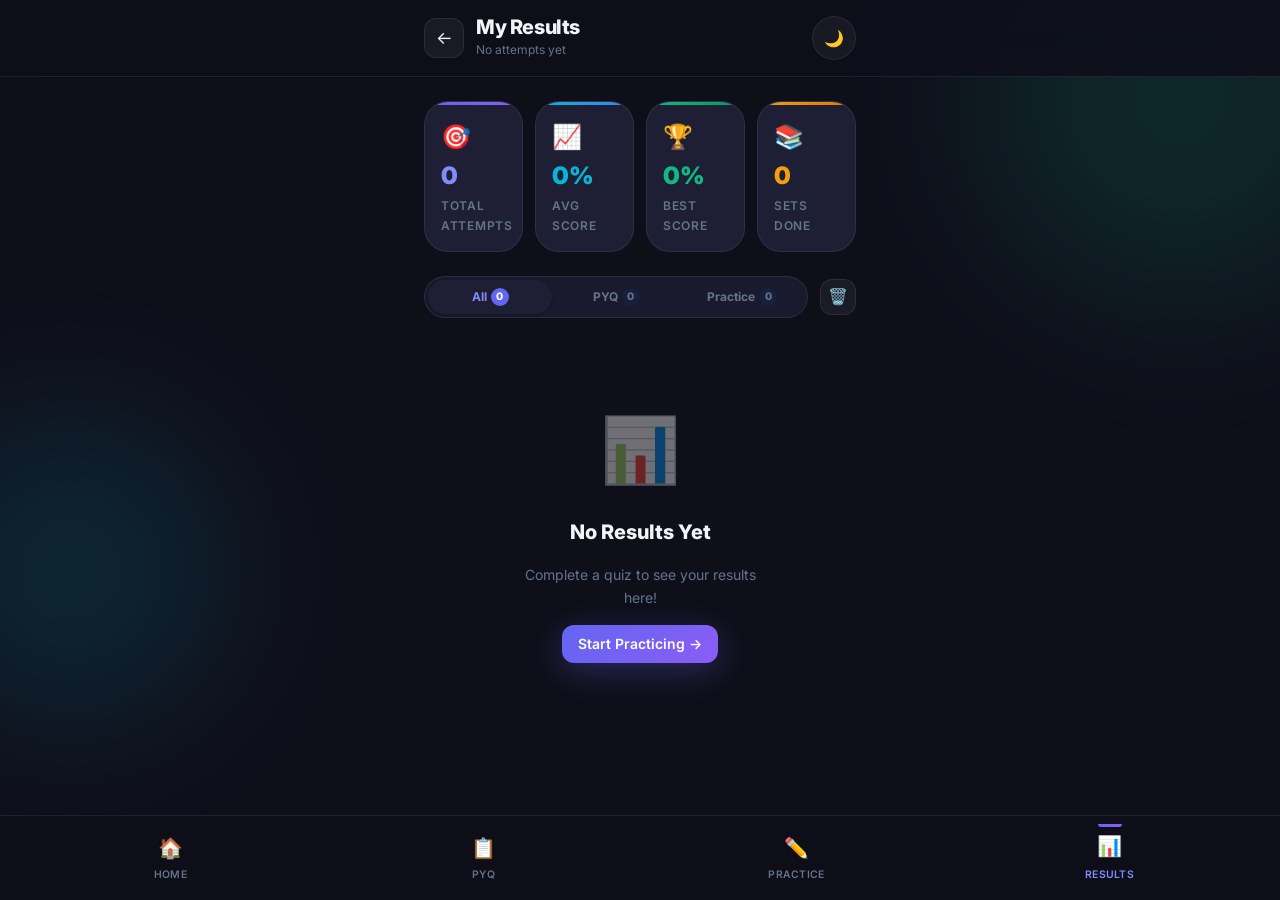
<file: pages/results.html>
<!DOCTYPE html>
<html lang="en" data-theme="dark">
<head>
  <meta charset="UTF-8" />
  <meta name="viewport" content="width=device-width, initial-scale=1.0, viewport-fit=cover" />

  <!-- ── SEO ── -->
  <title>My Results — MTS Prep</title>
  <meta name="description" content="View all your MTS practice results, scores and progress history." />
  <meta name="robots" content="noindex, nofollow" />

  <!-- ── PWA ── -->
  <link rel="manifest"     href="../manifest.json" />
  <meta name="theme-color" content="#6366f1" />
  <meta name="mobile-web-app-capable"              content="yes" />
  <meta name="apple-mobile-web-app-capable"        content="yes" />
  <meta name="apple-mobile-web-app-status-bar-style" content="black-translucent" />
  <link rel="apple-touch-icon" href="../icons/icon-152x152.png" />

  <!-- ── Favicon ── -->
  <link rel="icon" type="image/png" href="../icons/icon-72x72.png" />

  <!-- ── Fonts ── -->
  <link rel="preconnect" href="https://fonts.googleapis.com" />
  <link rel="preconnect" href="https://fonts.gstatic.com" crossorigin />

  <!-- ── Styles ── -->
  <link rel="stylesheet" href="../css/root.css" />
  <link rel="stylesheet" href="../css/results.css" />
  <link rel="stylesheet" href="../css/home.css" />
  <link rel="stylesheet" href="../css/sets.css" />
</head>

<body class="no-select">

  <!-- ── Background Orbs ── -->
  <div class="bg-orbs" aria-hidden="true">
    <div class="orb orb--1" style="background:var(--success);"></div>
    <div class="orb orb--2"></div>
  </div>

  <!-- ══════════════════════════════════════
       PAGE HEADER
  ══════════════════════════════════════ -->
  <header class="page-header" role="banner">
    <div class="container">
      <div class="page-header__inner">

        <!-- Back -->
        <a href="../index.html" class="back-btn" aria-label="Go back to home">←</a>

        <!-- Title -->
        <div class="page-header__info">
          <h1 class="page-header__title">My Results</h1>
          <p class="page-header__sub" id="headerSub">Loading results...</p>
        </div>

        <!-- Theme toggle -->
        <button
          class="btn btn--icon btn--ghost"
          id="themeToggle"
          aria-label="Toggle theme"
          title="Toggle theme">
          <span id="themeIcon">🌙</span>
        </button>

      </div>
    </div>
  </header>

  <!-- ══════════════════════════════════════
       MAIN
  ══════════════════════════════════════ -->
  <main class="results-main" role="main">
    <div class="container page-enter">

      <!-- ── Stats Overview ── -->
      <section
        class="stats-overview"
        aria-label="Overall statistics"
        id="statsOverview">

        <div class="stat-card stat-card--attempts">
          <span class="stat-card__icon" aria-hidden="true">🎯</span>
          <span class="stat-card__value" id="statAttempts">—</span>
          <span class="stat-card__label">Total Attempts</span>
        </div>

        <div class="stat-card stat-card--avg">
          <span class="stat-card__icon" aria-hidden="true">📈</span>
          <span class="stat-card__value" id="statAvg">—%</span>
          <span class="stat-card__label">Avg Score</span>
        </div>

        <div class="stat-card stat-card--best">
          <span class="stat-card__icon" aria-hidden="true">🏆</span>
          <span class="stat-card__value" id="statBest">—%</span>
          <span class="stat-card__label">Best Score</span>
        </div>

        <div class="stat-card stat-card--sets">
          <span class="stat-card__icon" aria-hidden="true">📚</span>
          <span class="stat-card__value" id="statSets">—</span>
          <span class="stat-card__label">Sets Done</span>
        </div>

      </section>

      <!-- ── Filter Bar ── -->
      <div class="filter-bar" role="toolbar" aria-label="Filter results">

        <!-- Filter Tabs -->
        <div
          class="filter-tabs"
          role="tablist"
          aria-label="Filter by type">

          <button
            class="filter-tab filter-tab--all filter-tab--active"
            id="filterAll"
            role="tab"
            aria-selected="true"
            data-filter="all">
            All
            <span class="filter-tab__count" id="countAll">0</span>
          </button>

          <button
            class="filter-tab filter-tab--pyq"
            id="filterPyq"
            role="tab"
            aria-selected="false"
            data-filter="pyq">
            PYQ
            <span class="filter-tab__count" id="countPyq">0</span>
          </button>

          <button
            class="filter-tab filter-tab--practice"
            id="filterPractice"
            role="tab"
            aria-selected="false"
            data-filter="practice">
            Practice
            <span class="filter-tab__count" id="countPractice">0</span>
          </button>

        </div>

        <!-- Clear Button -->
        <button
          class="clear-btn"
          id="clearBtn"
          aria-label="Clear all results"
          title="Clear all results">
          🗑️
        </button>

      </div>

      <!-- ── Results List ── -->
      <section
        class="results-list"
        id="resultsList"
        role="list"
        aria-label="Results history"
        aria-live="polite">
        <!-- Rendered by JS -->
      </section>

    </div>
  </main>

  <!-- ── Bottom Nav ── -->
  <nav class="bottom-nav" role="navigation" aria-label="Main navigation">
    <a href="../index.html"   class="bottom-nav__item">
      <span class="bottom-nav__icon" aria-hidden="true">🏠</span>
      <span class="bottom-nav__label">Home</span>
    </a>
    <a href="pyq.html"        class="bottom-nav__item">
      <span class="bottom-nav__icon" aria-hidden="true">📋</span>
      <span class="bottom-nav__label">PYQ</span>
    </a>
    <a href="practice.html"   class="bottom-nav__item">
      <span class="bottom-nav__icon" aria-hidden="true">✏️</span>
      <span class="bottom-nav__label">Practice</span>
    </a>
    <a href="results.html"    class="bottom-nav__item bottom-nav__item--active" aria-current="page">
      <span class="bottom-nav__icon" aria-hidden="true">📊</span>
      <span class="bottom-nav__label">Results</span>
    </a>
  </nav>

  <!-- ══════════════════════════════════════
       DETAIL PANEL (Bottom Sheet)
  ══════════════════════════════════════ -->
  <div
    class="detail-panel"
    id="detailPanel"
    role="dialog"
    aria-modal="true"
    aria-labelledby="detailTitle">

    <div class="detail-sheet" id="detailSheet">

      <!-- Handle -->
      <div class="detail-sheet__handle" aria-hidden="true"></div>

      <!-- Header -->
      <div class="detail-sheet__header">
        <h2 class="detail-sheet__title" id="detailTitle">Result Details</h2>
        <button
          class="detail-close"
          id="detailClose"
          aria-label="Close details">
          ✕
        </button>
      </div>

      <!-- Body (rendered by JS) -->
      <div class="detail-sheet__body" id="detailBody">
      </div>

    </div>
  </div>

  <!-- ══════════════════════════════════════
       CLEAR CONFIRM DIALOG
  ══════════════════════════════════════ -->
  <div
    class="clear-confirm"
    id="clearConfirm"
    role="dialog"
    aria-modal="true"
    aria-labelledby="clearTitle">

    <div class="clear-confirm__dialog">
      <div class="clear-confirm__icon" aria-hidden="true">🗑️</div>
      <h2 class="clear-confirm__title" id="clearTitle">Clear All Results?</h2>
      <p class="clear-confirm__text">
        This will permanently delete all your result history and progress. This cannot be undone.
      </p>
      <div class="clear-confirm__btns">
        <button
          class="btn btn--ghost btn--full"
          id="clearCancelBtn">
          Cancel
        </button>
        <button
          class="btn btn--danger btn--full"
          id="clearConfirmBtn">
          Clear All
        </button>
      </div>
    </div>
  </div>

  <!-- ── Toast ── -->
  <div class="toast" id="toast" role="alert" aria-live="assertive"></div>

  <!-- ── Scripts ── -->
  <script src="../js/pwa.js"></script>
  <script src="../js/storage.js"></script>
  <script src="../js/manifest-loader.js"></script>
  <script src="../js/results-manager.js"></script>
</body>
</html>
</file>
<file: css/root.css>
/* ============================================
   ROOT.CSS — Variables, Reset, Base Styles
   ============================================ */

@import url('https://fonts.googleapis.com/css2?family=Inter:wght@300;400;500;600;700;800;900&display=swap');

/* ── CSS Custom Properties ── */
:root {
  /* Brand Colors */
  --primary:        #6366f1;
  --primary-light:  #818cf8;
  --primary-dark:   #4f46e5;
  --secondary:      #06b6d4;
  --accent:         #f59e0b;

  /* Status Colors */
  --success:        #10b981;
  --success-light:  #d1fae5;
  --danger:         #ef4444;
  --danger-light:   #fee2e2;
  --warning:        #f59e0b;
  --warning-light:  #fef3c7;
  --info:           #3b82f6;
  --info-light:     #dbeafe;

  /* Dark Theme (Default) */
  --bg-primary:     #0f0f1a;
  --bg-secondary:   #1a1a2e;
  --bg-tertiary:    #16213e;
  --bg-card:        #1e1e35;
  --bg-card-hover:  #252545;
  --bg-glass:       rgba(255, 255, 255, 0.05);
  --bg-glass-hover: rgba(255, 255, 255, 0.08);

  /* Text */
  --text-primary:   #f1f5f9;
  --text-secondary: #94a3b8;
  --text-muted:     #64748b;
  --text-inverse:   #0f0f1a;

  /* Borders */
  --border:         rgba(255, 255, 255, 0.08);
  --border-light:   rgba(255, 255, 255, 0.12);
  --border-focus:   var(--primary);

  /* Gradients */
  --grad-primary:   linear-gradient(135deg, #6366f1 0%, #8b5cf6 100%);
  --grad-secondary: linear-gradient(135deg, #06b6d4 0%, #3b82f6 100%);
  --grad-success:   linear-gradient(135deg, #10b981 0%, #059669 100%);
  --grad-danger:    linear-gradient(135deg, #ef4444 0%, #dc2626 100%);
  --grad-warning:   linear-gradient(135deg, #f59e0b 0%, #d97706 100%);
  --grad-bg:        linear-gradient(135deg, #0f0f1a 0%, #1a1a2e 50%, #16213e 100%);
  --grad-card:      linear-gradient(135deg, rgba(99,102,241,0.1) 0%, rgba(139,92,246,0.05) 100%);
  --grad-pyq:       linear-gradient(135deg, #6366f1 0%, #8b5cf6 100%);
  --grad-practice:  linear-gradient(135deg, #06b6d4 0%, #3b82f6 100%);
  --grad-results:   linear-gradient(135deg, #10b981 0%, #059669 100%);

  /* Shadows */
  --shadow-sm:      0 1px 3px rgba(0,0,0,0.3);
  --shadow-md:      0 4px 16px rgba(0,0,0,0.4);
  --shadow-lg:      0 8px 32px rgba(0,0,0,0.5);
  --shadow-xl:      0 16px 48px rgba(0,0,0,0.6);
  --shadow-primary: 0 8px 32px rgba(99,102,241,0.3);
  --shadow-success: 0 8px 32px rgba(16,185,129,0.3);
  --shadow-danger:  0 8px 32px rgba(239,68,68,0.3);
  --glow-primary:   0 0 20px rgba(99,102,241,0.4);
  --glow-secondary: 0 0 20px rgba(6,182,212,0.4);

  /* Spacing */
  --space-1:  0.25rem;
  --space-2:  0.5rem;
  --space-3:  0.75rem;
  --space-4:  1rem;
  --space-5:  1.25rem;
  --space-6:  1.5rem;
  --space-8:  2rem;
  --space-10: 2.5rem;
  --space-12: 3rem;
  --space-16: 4rem;

  /* Border Radius */
  --radius-sm:   0.375rem;
  --radius-md:   0.75rem;
  --radius-lg:   1rem;
  --radius-xl:   1.5rem;
  --radius-2xl:  2rem;
  --radius-full: 9999px;

  /* Typography */
  --font:         'Inter', -apple-system, BlinkMacSystemFont, sans-serif;
  --text-xs:      0.75rem;
  --text-sm:      0.875rem;
  --text-base:    1rem;
  --text-lg:      1.125rem;
  --text-xl:      1.25rem;
  --text-2xl:     1.5rem;
  --text-3xl:     1.875rem;
  --text-4xl:     2.25rem;

  /* Transitions */
  --trans-fast:   all 0.15s ease;
  --trans-base:   all 0.25s ease;
  --trans-slow:   all 0.4s ease;
  --trans-bounce: all 0.3s cubic-bezier(0.34, 1.56, 0.64, 1);

  /* Z-Index */
  --z-base:    1;
  --z-card:    10;
  --z-nav:     100;
  --z-modal:   200;
  --z-toast:   300;
  --z-top:     400;
}

/* ── Light Mode Overrides ── */
[data-theme="light"] {
  --bg-primary:     #f8fafc;
  --bg-secondary:   #f1f5f9;
  --bg-tertiary:    #e2e8f0;
  --bg-card:        #ffffff;
  --bg-card-hover:  #f8fafc;
  --bg-glass:       rgba(0,0,0,0.03);
  --bg-glass-hover: rgba(0,0,0,0.06);

  --text-primary:   #0f172a;
  --text-secondary: #475569;
  --text-muted:     #94a3b8;
  --text-inverse:   #ffffff;

  --border:         rgba(0,0,0,0.08);
  --border-light:   rgba(0,0,0,0.12);

  --shadow-sm:      0 1px 3px rgba(0,0,0,0.08);
  --shadow-md:      0 4px 16px rgba(0,0,0,0.1);
  --shadow-lg:      0 8px 32px rgba(0,0,0,0.12);
  --shadow-xl:      0 16px 48px rgba(0,0,0,0.15);
  --grad-bg:        linear-gradient(135deg, #f8fafc 0%, #f1f5f9 50%, #e2e8f0 100%);
}

/* ── Reset ── */
*, *::before, *::after {
  box-sizing: border-box;
  margin: 0;
  padding: 0;
}

html {
  font-size: 16px;
  scroll-behavior: smooth;
  -webkit-text-size-adjust: 100%;
}

body {
  font-family: var(--font);
  font-size: var(--text-base);
  color: var(--text-primary);
  background: var(--bg-primary);
  line-height: 1.6;
  min-height: 100vh;
  overflow-x: hidden;
  -webkit-font-smoothing: antialiased;
  -moz-osx-font-smoothing: grayscale;
}

/* ── Scrollbar ── */
::-webkit-scrollbar {
  width: 6px;
}
::-webkit-scrollbar-track {
  background: var(--bg-secondary);
}
::-webkit-scrollbar-thumb {
  background: var(--primary);
  border-radius: var(--radius-full);
}

/* ── Selection ── */
::selection {
  background: rgba(99, 102, 241, 0.3);
  color: var(--text-primary);
}

/* ── Focus Visible ── */
:focus-visible {
  outline: 2px solid var(--primary);
  outline-offset: 3px;
  border-radius: var(--radius-sm);
}

/* ── Links ── */
a {
  color: var(--primary-light);
  text-decoration: none;
  transition: var(--trans-fast);
}
a:hover {
  color: var(--primary);
}

/* ── Images ── */
img {
  max-width: 100%;
  display: block;
}

/* ── Utility Classes ── */

/* Layout */
.container {
  width: 100%;
  max-width: 480px;
  margin: 0 auto;
  padding: 0 var(--space-4);
}

.container--wide {
  max-width: 768px;
}

.flex         { display: flex; }
.flex-col     { flex-direction: column; }
.items-center { align-items: center; }
.justify-center  { justify-content: center; }
.justify-between { justify-content: space-between; }
.gap-2  { gap: var(--space-2); }
.gap-3  { gap: var(--space-3); }
.gap-4  { gap: var(--space-4); }
.gap-6  { gap: var(--space-6); }

.grid      { display: grid; }
.grid-2    { grid-template-columns: 1fr 1fr; }

/* Text */
.text-center    { text-align: center; }
.text-sm        { font-size: var(--text-sm); }
.text-xs        { font-size: var(--text-xs); }
.text-lg        { font-size: var(--text-lg); }
.text-xl        { font-size: var(--text-xl); }
.font-medium    { font-weight: 500; }
.font-semibold  { font-weight: 600; }
.font-bold      { font-weight: 700; }
.text-muted     { color: var(--text-muted); }
.text-secondary { color: var(--text-secondary); }
.text-primary-color { color: var(--primary); }
.text-success   { color: var(--success); }
.text-danger    { color: var(--danger); }

/* Spacing */
.mt-2 { margin-top: var(--space-2); }
.mt-4 { margin-top: var(--space-4); }
.mt-6 { margin-top: var(--space-6); }
.mb-4 { margin-bottom: var(--space-4); }
.mb-6 { margin-bottom: var(--space-6); }

/* Display */
.hidden   { display: none !important; }
.visible  { display: block !important; }

/* ── Glass Card ── */
.glass {
  background: var(--bg-glass);
  backdrop-filter: blur(12px);
  -webkit-backdrop-filter: blur(12px);
  border: 1px solid var(--border);
  border-radius: var(--radius-xl);
}

/* ── Badge ── */
.badge {
  display: inline-flex;
  align-items: center;
  gap: var(--space-1);
  padding: var(--space-1) var(--space-3);
  border-radius: var(--radius-full);
  font-size: var(--text-xs);
  font-weight: 600;
  letter-spacing: 0.025em;
}

.badge--primary {
  background: rgba(99,102,241,0.2);
  color: var(--primary-light);
  border: 1px solid rgba(99,102,241,0.3);
}

.badge--success {
  background: rgba(16,185,129,0.2);
  color: #34d399;
  border: 1px solid rgba(16,185,129,0.3);
}

.badge--warning {
  background: rgba(245,158,11,0.2);
  color: #fbbf24;
  border: 1px solid rgba(245,158,11,0.3);
}

.badge--danger {
  background: rgba(239,68,68,0.2);
  color: #f87171;
  border: 1px solid rgba(239,68,68,0.3);
}

.badge--easy   { background: rgba(16,185,129,0.15); color: #34d399; border: 1px solid rgba(16,185,129,0.25); }
.badge--medium { background: rgba(245,158,11,0.15); color: #fbbf24; border: 1px solid rgba(245,158,11,0.25); }
.badge--hard   { background: rgba(239,68,68,0.15);  color: #f87171; border: 1px solid rgba(239,68,68,0.25); }

/* ── Buttons ── */
.btn {
  display: inline-flex;
  align-items: center;
  justify-content: center;
  gap: var(--space-2);
  padding: var(--space-3) var(--space-6);
  border: none;
  border-radius: var(--radius-lg);
  font-family: var(--font);
  font-size: var(--text-base);
  font-weight: 600;
  cursor: pointer;
  transition: var(--trans-bounce);
  text-decoration: none;
  white-space: nowrap;
  position: relative;
  overflow: hidden;
  -webkit-tap-highlight-color: transparent;
}

.btn::before {
  content: '';
  position: absolute;
  inset: 0;
  background: rgba(255,255,255,0.1);
  opacity: 0;
  transition: var(--trans-fast);
}

.btn:hover::before { opacity: 1; }
.btn:active { transform: scale(0.97); }

.btn--primary {
  background: var(--grad-primary);
  color: #fff;
  box-shadow: var(--shadow-primary);
}

.btn--secondary {
  background: var(--grad-secondary);
  color: #fff;
  box-shadow: var(--glow-secondary);
}

.btn--ghost {
  background: var(--bg-glass);
  color: var(--text-primary);
  border: 1px solid var(--border);
  backdrop-filter: blur(8px);
}

.btn--ghost:hover {
  border-color: var(--primary);
  color: var(--primary-light);
}

.btn--danger {
  background: var(--grad-danger);
  color: #fff;
  box-shadow: var(--shadow-danger);
}

.btn--sm {
  padding: var(--space-2) var(--space-4);
  font-size: var(--text-sm);
  border-radius: var(--radius-md);
}

.btn--full { width: 100%; }
.btn--icon {
  width: 44px;
  height: 44px;
  padding: 0;
  border-radius: var(--radius-full);
}

/* ── Progress Bar ── */
.progress-bar {
  width: 100%;
  height: 6px;
  background: var(--bg-tertiary);
  border-radius: var(--radius-full);
  overflow: hidden;
}

.progress-bar__fill {
  height: 100%;
  background: var(--grad-primary);
  border-radius: var(--radius-full);
  transition: width 0.4s ease;
  position: relative;
}

.progress-bar__fill::after {
  content: '';
  position: absolute;
  top: 0; right: 0; bottom: 0;
  width: 20px;
  background: rgba(255,255,255,0.3);
  filter: blur(4px);
}

/* ── Toast Notification ── */
.toast {
  position: fixed;
  bottom: 100px;
  left: 50%;
  transform: translateX(-50%) translateY(20px);
  background: var(--bg-card);
  color: var(--text-primary);
  padding: var(--space-3) var(--space-6);
  border-radius: var(--radius-full);
  border: 1px solid var(--border-light);
  font-size: var(--text-sm);
  font-weight: 500;
  box-shadow: var(--shadow-xl);
  z-index: var(--z-toast);
  opacity: 0;
  transition: var(--trans-base);
  pointer-events: none;
  white-space: nowrap;
}

.toast.show {
  opacity: 1;
  transform: translateX(-50%) translateY(0);
}

/* ── Page Transition ── */
.page-enter {
  animation: pageIn 0.3s ease forwards;
}

@keyframes pageIn {
  from {
    opacity: 0;
    transform: translateY(16px);
  }
  to {
    opacity: 1;
    transform: translateY(0);
  }
}

/* ── Shimmer Loading ── */
.shimmer {
  background: linear-gradient(
    90deg,
    var(--bg-card) 25%,
    var(--bg-card-hover) 50%,
    var(--bg-card) 75%
  );
  background-size: 200% 100%;
  animation: shimmer 1.5s infinite;
  border-radius: var(--radius-md);
}

@keyframes shimmer {
  0%   { background-position: 200% 0; }
  100% { background-position: -200% 0; }
}

/* ── No Select ── */
.no-select {
  -webkit-user-select: none;
  user-select: none;
}

/* ── Responsive ── */
@media (min-width: 640px) {
  .container {
    padding: 0 var(--space-6);
  }
}

@media (prefers-reduced-motion: reduce) {
  *, *::before, *::after {
    animation-duration: 0.01ms !important;
    transition-duration: 0.01ms !important;
  }
}
</file>
<file: css/home.css>
/* ============================================
   HOME.CSS — Home Page Styles
   ============================================ */

/* ── Background Orbs ── */
.bg-orbs {
  position: fixed;
  inset: 0;
  pointer-events: none;
  z-index: 0;
  overflow: hidden;
}

.orb {
  position: absolute;
  border-radius: 50%;
  filter: blur(80px);
  opacity: 0.15;
  animation: orbFloat 8s ease-in-out infinite;
}

.orb--1 {
  width: 400px;
  height: 400px;
  background: var(--primary);
  top: -100px;
  right: -100px;
  animation-delay: 0s;
}

.orb--2 {
  width: 300px;
  height: 300px;
  background: var(--secondary);
  bottom: 20%;
  left: -80px;
  animation-delay: -3s;
}

.orb--3 {
  width: 250px;
  height: 250px;
  background: #8b5cf6;
  top: 50%;
  right: -60px;
  animation-delay: -5s;
}

@keyframes orbFloat {
  0%, 100% { transform: translateY(0px) scale(1); }
  50%       { transform: translateY(-30px) scale(1.05); }
}

[data-theme="light"] .orb {
  opacity: 0.06;
}

/* ── Install Banner ── */
.install-banner {
  position: fixed;
  top: 0;
  left: 0;
  right: 0;
  z-index: var(--z-top);
  display: flex;
  align-items: center;
  gap: var(--space-3);
  padding: var(--space-3) var(--space-4);
  background: var(--bg-card);
  border-bottom: 1px solid var(--border);
  backdrop-filter: blur(16px);
  animation: slideDown 0.3s ease;
}

@keyframes slideDown {
  from { transform: translateY(-100%); }
  to   { transform: translateY(0); }
}

.install-banner__icon {
  font-size: 1.5rem;
  flex-shrink: 0;
}

.install-banner__text {
  display: flex;
  flex-direction: column;
  flex: 1;
  min-width: 0;
}

.install-banner__title {
  font-size: var(--text-sm);
  font-weight: 600;
  color: var(--text-primary);
}

.install-banner__sub {
  font-size: var(--text-xs);
  color: var(--text-muted);
}

.install-banner__close {
  background: none;
  border: none;
  color: var(--text-muted);
  cursor: pointer;
  font-size: 1rem;
  padding: var(--space-1);
  border-radius: var(--radius-sm);
  transition: var(--trans-fast);
  flex-shrink: 0;
}

.install-banner__close:hover {
  color: var(--text-primary);
  background: var(--bg-glass);
}

/* ── Header ── */
.header {
  position: sticky;
  top: 0;
  z-index: var(--z-nav);
  padding: var(--space-4) 0;
  background: rgba(15, 15, 26, 0.8);
  backdrop-filter: blur(20px);
  -webkit-backdrop-filter: blur(20px);
  border-bottom: 1px solid var(--border);
  transition: var(--trans-base);
}

[data-theme="light"] .header {
  background: rgba(248, 250, 252, 0.85);
}

.header__inner {
  display: flex;
  align-items: center;
  justify-content: space-between;
  gap: var(--space-3);
}

/* Logo */
.header__logo {
  display: flex;
  align-items: center;
  gap: var(--space-3);
  text-decoration: none;
}

.header__logo-icon {
  width: 40px;
  height: 40px;
  background: var(--grad-primary);
  border-radius: var(--radius-md);
  display: flex;
  align-items: center;
  justify-content: center;
  font-size: 1.25rem;
  box-shadow: var(--shadow-primary);
  flex-shrink: 0;
}

.header__logo-text {
  display: flex;
  flex-direction: column;
}

.header__logo-name {
  font-size: var(--text-lg);
  font-weight: 800;
  color: var(--text-primary);
  line-height: 1.1;
  letter-spacing: -0.02em;
}

.header__logo-tag {
  font-size: 0.65rem;
  color: var(--text-muted);
  font-weight: 500;
  letter-spacing: 0.02em;
}

/* Header Actions */
.header__actions {
  display: flex;
  align-items: center;
  gap: var(--space-2);
}

/* Mode Toggle */
.mode-toggle {
  display: flex;
  align-items: center;
  background: var(--bg-secondary);
  border: 1px solid var(--border);
  border-radius: var(--radius-full);
  padding: 3px;
  gap: 2px;
}

.mode-toggle__btn {
  display: flex;
  align-items: center;
  gap: var(--space-1);
  padding: var(--space-1) var(--space-3);
  border: none;
  border-radius: var(--radius-full);
  font-family: var(--font);
  font-size: var(--text-xs);
  font-weight: 600;
  cursor: pointer;
  transition: var(--trans-bounce);
  color: var(--text-muted);
  background: transparent;
  white-space: nowrap;
  -webkit-tap-highlight-color: transparent;
}

.mode-toggle__btn--active {
  background: var(--grad-primary);
  color: #fff;
  box-shadow: var(--shadow-primary);
}

.mode-toggle__btn:not(.mode-toggle__btn--active):hover {
  color: var(--text-primary);
  background: var(--bg-glass);
}

/* ── Main ── */
.main {
  position: relative;
  z-index: var(--z-base);
  padding: var(--space-6) 0 120px;
}

/* ── Hero ── */
.hero {
  text-align: center;
  padding: var(--space-8) 0 var(--space-6);
}

.hero__content {
  margin-bottom: var(--space-6);
}

.hero__badge {
  display: inline-flex;
  margin-bottom: var(--space-4);
  font-size: var(--text-xs);
}

.hero__title {
  font-size: clamp(1.75rem, 6vw, 2.5rem);
  font-weight: 900;
  line-height: 1.1;
  letter-spacing: -0.03em;
  color: var(--text-primary);
  margin-bottom: var(--space-3);
}

.hero__title-highlight {
  background: var(--grad-primary);
  -webkit-background-clip: text;
  -webkit-text-fill-color: transparent;
  background-clip: text;
}

.hero__subtitle {
  font-size: var(--text-base);
  color: var(--text-secondary);
  max-width: 320px;
  margin: 0 auto;
  line-height: 1.6;
}

/* Stats */
.hero__stats {
  display: flex;
  align-items: center;
  justify-content: center;
  gap: var(--space-6);
  padding: var(--space-4) var(--space-6);
  background: var(--bg-glass);
  backdrop-filter: blur(12px);
  border: 1px solid var(--border);
  border-radius: var(--radius-2xl);
  width: fit-content;
  margin: 0 auto;
}

.hero__stat {
  display: flex;
  flex-direction: column;
  align-items: center;
  gap: var(--space-1);
}

.hero__stat-value {
  font-size: var(--text-2xl);
  font-weight: 800;
  color: var(--text-primary);
  line-height: 1;
  background: var(--grad-primary);
  -webkit-background-clip: text;
  -webkit-text-fill-color: transparent;
  background-clip: text;
}

.hero__stat-label {
  font-size: var(--text-xs);
  color: var(--text-muted);
  font-weight: 500;
  text-transform: uppercase;
  letter-spacing: 0.05em;
}

.hero__stat-divider {
  width: 1px;
  height: 32px;
  background: var(--border);
}

/* ── Mode Indicator ── */
.mode-indicator {
  display: flex;
  align-items: center;
  gap: var(--space-2);
  padding: var(--space-3) var(--space-4);
  background: var(--bg-glass);
  border: 1px solid var(--border);
  border-radius: var(--radius-lg);
  margin-bottom: var(--space-6);
  transition: var(--trans-base);
}

.mode-indicator__dot {
  width: 8px;
  height: 8px;
  border-radius: 50%;
  flex-shrink: 0;
  animation: pulse 2s infinite;
}

.mode-indicator--exam .mode-indicator__dot {
  background: var(--primary);
  box-shadow: 0 0 8px var(--primary);
}

.mode-indicator--read .mode-indicator__dot {
  background: var(--success);
  box-shadow: 0 0 8px var(--success);
}

.mode-indicator__text {
  font-size: var(--text-sm);
  color: var(--text-secondary);
  font-weight: 500;
}

@keyframes pulse {
  0%, 100% { opacity: 1; transform: scale(1); }
  50%       { opacity: 0.6; transform: scale(0.85); }
}

/* ── Option Cards ── */
.cards-section {
  display: flex;
  flex-direction: column;
  gap: var(--space-4);
  margin-bottom: var(--space-4);
}

.option-card {
  position: relative;
  display: flex;
  flex-direction: column;
  gap: var(--space-4);
  padding: var(--space-6);
  background: var(--bg-card);
  border: 1px solid var(--border);
  border-radius: var(--radius-2xl);
  text-decoration: none;
  color: var(--text-primary);
  overflow: hidden;
  transition: var(--trans-bounce);
  cursor: pointer;
}

.option-card:hover {
  transform: translateY(-4px);
  border-color: var(--border-light);
  box-shadow: var(--shadow-xl);
}

.option-card:active {
  transform: translateY(-1px) scale(0.99);
}

/* Card Glow */
.option-card__glow {
  position: absolute;
  top: -40px;
  right: -40px;
  width: 160px;
  height: 160px;
  border-radius: 50%;
  filter: blur(40px);
  opacity: 0.2;
  transition: var(--trans-slow);
  pointer-events: none;
}

.option-card--pyq .option-card__glow {
  background: var(--primary);
}

.option-card--practice .option-card__glow {
  background: var(--secondary);
}

.option-card:hover .option-card__glow {
  opacity: 0.35;
  transform: scale(1.2);
}

/* Card Top Bar */
.option-card::before {
  content: '';
  position: absolute;
  top: 0; left: 0; right: 0;
  height: 3px;
  border-radius: var(--radius-2xl) var(--radius-2xl) 0 0;
}

.option-card--pyq::before {
  background: var(--grad-pyq);
}

.option-card--practice::before {
  background: var(--grad-practice);
}

/* Card Header */
.option-card__header {
  display: flex;
  align-items: flex-start;
  justify-content: space-between;
}

.option-card__icon-wrap {
  width: 52px;
  height: 52px;
  border-radius: var(--radius-lg);
  display: flex;
  align-items: center;
  justify-content: center;
  font-size: 1.5rem;
  flex-shrink: 0;
}

.option-card--pyq .option-card__icon-wrap {
  background: rgba(99, 102, 241, 0.15);
  border: 1px solid rgba(99, 102, 241, 0.25);
}

.option-card--practice .option-card__icon-wrap {
  background: rgba(6, 182, 212, 0.15);
  border: 1px solid rgba(6, 182, 212, 0.25);
}

/* Card Body */
.option-card__title {
  font-size: var(--text-xl);
  font-weight: 800;
  color: var(--text-primary);
  letter-spacing: -0.02em;
  margin-bottom: var(--space-2);
}

.option-card__desc {
  font-size: var(--text-sm);
  color: var(--text-secondary);
  line-height: 1.6;
  margin-bottom: var(--space-3);
}

.option-card__meta {
  display: flex;
  align-items: center;
  gap: var(--space-4);
}

.option-card__meta-item {
  display: flex;
  align-items: center;
  gap: var(--space-1);
  font-size: var(--text-sm);
  color: var(--text-muted);
  font-weight: 500;
}

/* Card Footer */
.option-card__footer {
  display: flex;
  align-items: center;
  justify-content: flex-end;
  padding-top: var(--space-3);
  border-top: 1px solid var(--border);
}

.option-card__cta {
  display: flex;
  align-items: center;
  gap: var(--space-2);
  font-size: var(--text-sm);
  font-weight: 700;
  letter-spacing: 0.01em;
}

.option-card--pyq .option-card__cta {
  color: var(--primary-light);
}

.option-card--practice .option-card__cta {
  color: var(--secondary);
}

.option-card__arrow {
  display: inline-block;
  transition: var(--trans-bounce);
}

.option-card:hover .option-card__arrow {
  transform: translateX(5px);
}

/* ── Results Card ── */
.results-section {
  margin-bottom: var(--space-6);
}

.results-card {
  display: flex;
  align-items: center;
  justify-content: space-between;
  padding: var(--space-4) var(--space-5);
  background: var(--bg-card);
  border: 1px solid var(--border);
  border-radius: var(--radius-xl);
  text-decoration: none;
  color: var(--text-primary);
  transition: var(--trans-bounce);
  position: relative;
  overflow: hidden;
}

.results-card::before {
  content: '';
  position: absolute;
  top: 0; left: 0; right: 0;
  height: 3px;
  background: var(--grad-results);
  border-radius: var(--radius-xl) var(--radius-xl) 0 0;
}

.results-card:hover {
  transform: translateY(-2px);
  border-color: rgba(16,185,129,0.3);
  box-shadow: var(--shadow-success);
}

.results-card:active {
  transform: scale(0.99);
}

.results-card__left {
  display: flex;
  align-items: center;
  gap: var(--space-3);
}

.results-card__icon {
  width: 44px;
  height: 44px;
  background: rgba(16,185,129,0.15);
  border: 1px solid rgba(16,185,129,0.25);
  border-radius: var(--radius-md);
  display: flex;
  align-items: center;
  justify-content: center;
  font-size: 1.25rem;
  flex-shrink: 0;
}

.results-card__title {
  font-size: var(--text-base);
  font-weight: 700;
  color: var(--text-primary);
  margin-bottom: 2px;
}

.results-card__sub {
  font-size: var(--text-xs);
  color: var(--text-muted);
}

.results-card__right {
  display: flex;
  align-items: center;
  gap: var(--space-3);
}

.results-card__count {
  background: var(--grad-results);
  -webkit-background-clip: text;
  -webkit-text-fill-color: transparent;
  background-clip: text;
  font-size: var(--text-xl);
  font-weight: 800;
}

.results-card__arrow {
  font-size: 1.5rem;
  color: var(--text-muted);
  transition: var(--trans-bounce);
}

.results-card:hover .results-card__arrow {
  transform: translateX(4px);
  color: var(--success);
}

/* ── Tips Section ── */
.tips-section {
  margin-bottom: var(--space-6);
}

.tips-section__title {
  font-size: var(--text-base);
  font-weight: 700;
  color: var(--text-primary);
  margin-bottom: var(--space-3);
}

.tips-grid {
  display: grid;
  grid-template-columns: 1fr 1fr;
  gap: var(--space-3);
}

.tip-card {
  display: flex;
  flex-direction: column;
  gap: var(--space-2);
  padding: var(--space-4);
  background: var(--bg-glass);
  border: 1px solid var(--border);
  border-radius: var(--radius-lg);
  transition: var(--trans-base);
}

.tip-card:hover {
  background: var(--bg-glass-hover);
  border-color: var(--border-light);
}

.tip-card__icon {
  font-size: 1.25rem;
}

.tip-card__text {
  font-size: var(--text-xs);
  color: var(--text-secondary);
  line-height: 1.5;
}

.tip-card__text strong {
  color: var(--text-primary);
  font-weight: 600;
}

/* ── Bottom Nav ── */
.bottom-nav {
  position: fixed;
  bottom: 0;
  left: 0;
  right: 0;
  z-index: var(--z-nav);
  display: flex;
  align-items: center;
  padding: var(--space-2) var(--space-4);
  padding-bottom: calc(var(--space-2) + env(safe-area-inset-bottom));
  background: rgba(15, 15, 26, 0.92);
  backdrop-filter: blur(20px);
  -webkit-backdrop-filter: blur(20px);
  border-top: 1px solid var(--border);
  gap: var(--space-1);
}

[data-theme="light"] .bottom-nav {
  background: rgba(248, 250, 252, 0.92);
}

.bottom-nav__item {
  display: flex;
  flex-direction: column;
  align-items: center;
  gap: 3px;
  flex: 1;
  padding: var(--space-2) var(--space-1);
  border-radius: var(--radius-lg);
  text-decoration: none;
  color: var(--text-muted);
  transition: var(--trans-bounce);
  position: relative;
  -webkit-tap-highlight-color: transparent;
}

.bottom-nav__item:hover {
  color: var(--text-secondary);
  background: var(--bg-glass);
}

.bottom-nav__item--active {
  color: var(--primary-light);
}

.bottom-nav__item--active::before {
  content: '';
  position: absolute;
  top: 0;
  left: 50%;
  transform: translateX(-50%);
  width: 24px;
  height: 3px;
  background: var(--grad-primary);
  border-radius: 0 0 var(--radius-full) var(--radius-full);
}

.bottom-nav__icon {
  font-size: 1.25rem;
  display: block;
  transition: var(--trans-bounce);
}

.bottom-nav__item--active .bottom-nav__icon {
  transform: translateY(-2px);
}

.bottom-nav__label {
  font-size: 0.65rem;
  font-weight: 600;
  letter-spacing: 0.03em;
  text-transform: uppercase;
}

/* ── Theme Icon ── */
.theme-icon {
  font-size: 1.1rem;
  transition: var(--trans-bounce);
}

/* ── Responsive ── */
@media (min-width: 640px) {
  .cards-section {
    flex-direction: row;
  }

  .option-card {
    flex: 1;
  }

  .tips-grid {
    grid-template-columns: repeat(4, 1fr);
  }

  .hero__title {
    font-size: 2.75rem;
  }
}

@media (max-width: 360px) {
  .mode-toggle__btn {
    padding: var(--space-1) var(--space-2);
    font-size: 0.65rem;
  }

  .header__logo-tag {
    display: none;
  }
}
/* ══════════════════════════════════════════
   INSTALL MODAL
══════════════════════════════════════════ */

.install-modal {
  position: fixed;
  inset: 0;
  z-index: var(--z-top);
  display: flex;
  align-items: center;
  justify-content: center;
  padding: var(--space-4);
  opacity: 0;
  pointer-events: none;
  transition: opacity 0.3s ease;
}

.install-modal--show {
  opacity: 1;
  pointer-events: all;
}

.install-modal__backdrop {
  position: absolute;
  inset: 0;
  background: rgba(0, 0, 0, 0.7);
  backdrop-filter: blur(8px);
}

.install-modal__dialog {
  position: relative;
  width: 100%;
  max-width: 380px;
  max-height: 90vh;
  overflow-y: auto;
  background: var(--bg-card);
  border: 1px solid var(--border-light);
  border-radius: var(--radius-2xl);
  padding: var(--space-6);
  box-shadow: var(--shadow-xl);
  transform: scale(0.9) translateY(20px);
  transition: transform 0.3s cubic-bezier(0.34, 1.4, 0.64, 1);
}

.install-modal--show .install-modal__dialog {
  transform: scale(1) translateY(0);
}

.install-modal__close {
  position: absolute;
  top: var(--space-3);
  right: var(--space-3);
  width: 32px;
  height: 32px;
  background: var(--bg-glass);
  border: 1px solid var(--border);
  border-radius: var(--radius-full);
  color: var(--text-muted);
  cursor: pointer;
  font-size: 0.875rem;
  display: flex;
  align-items: center;
  justify-content: center;
  transition: var(--trans-fast);
}

.install-modal__close:hover {
  background: var(--bg-glass-hover);
  color: var(--text-primary);
}

.install-modal__title {
  font-size: var(--text-xl);
  font-weight: 800;
  color: var(--text-primary);
  text-align: center;
  margin-bottom: var(--space-5);
  letter-spacing: -0.02em;
}

.install-modal__steps {
  display: flex;
  flex-direction: column;
  gap: var(--space-3);
  margin-bottom: var(--space-5);
}

.install-step {
  display: flex;
  align-items: center;
  gap: var(--space-3);
  padding: var(--space-3);
  background: var(--bg-glass);
  border: 1px solid var(--border);
  border-radius: var(--radius-lg);
}

.install-step__num {
  width: 28px;
  height: 28px;
  background: var(--grad-primary);
  color: #fff;
  border-radius: var(--radius-full);
  display: flex;
  align-items: center;
  justify-content: center;
  font-size: var(--text-xs);
  font-weight: 800;
  flex-shrink: 0;
  box-shadow: var(--shadow-primary);
}

.install-step__icon {
  font-size: 1.25rem;
  flex-shrink: 0;
}

.install-step__text {
  font-size: var(--text-sm);
  color: var(--text-secondary);
  line-height: 1.5;
}

.install-step__text strong {
  color: var(--text-primary);
  font-weight: 700;
}

.install-modal__benefit {
  padding: var(--space-4);
  background: rgba(99, 102, 241, 0.08);
  border: 1px solid rgba(99, 102, 241, 0.2);
  border-radius: var(--radius-lg);
  font-size: var(--text-xs);
  color: var(--text-secondary);
  line-height: 1.8;
  margin-bottom: var(--space-4);
}

.install-modal__benefit strong {
  color: var(--primary-light);
  font-size: var(--text-sm);
}

.install-modal__btn {
  width: 100%;
}

/* ── Install Banner Improvements ── */
.install-banner {
  animation: slideDown 0.4s cubic-bezier(0.34, 1.4, 0.64, 1);
}

.install-banner__icon {
  font-size: 1.75rem;
  animation: bounce 2s ease infinite;
}

@keyframes bounce {
  0%, 100% { transform: translateY(0); }
  50%       { transform: translateY(-3px); }
}
</file>
<file: css/sets.css>
/* ============================================
   SETS.CSS — Set Selection Page Styles
   ============================================ */

/* ── Page Header ── */
.page-header {
  position: sticky;
  top: 0;
  z-index: var(--z-nav);
  padding: var(--space-4) 0;
  background: rgba(15, 15, 26, 0.85);
  backdrop-filter: blur(20px);
  -webkit-backdrop-filter: blur(20px);
  border-bottom: 1px solid var(--border);
}

[data-theme="light"] .page-header {
  background: rgba(248, 250, 252, 0.9);
}

.page-header__inner {
  display: flex;
  align-items: center;
  gap: var(--space-3);
}

.back-btn {
  display: flex;
  align-items: center;
  justify-content: center;
  width: 40px;
  height: 40px;
  background: var(--bg-glass);
  border: 1px solid var(--border);
  border-radius: var(--radius-md);
  color: var(--text-primary);
  text-decoration: none;
  font-size: 1.1rem;
  transition: var(--trans-bounce);
  flex-shrink: 0;
}

.back-btn:hover {
  background: var(--bg-glass-hover);
  border-color: var(--primary);
  color: var(--primary-light);
  transform: translateX(-2px);
}

.page-header__info {
  flex: 1;
  min-width: 0;
}

.page-header__title {
  font-size: var(--text-xl);
  font-weight: 800;
  color: var(--text-primary);
  letter-spacing: -0.02em;
  line-height: 1.1;
}

.page-header__sub {
  font-size: var(--text-xs);
  color: var(--text-muted);
  margin-top: 2px;
}

.page-header__mode {
  display: flex;
  align-items: center;
  gap: var(--space-1);
  padding: var(--space-1) var(--space-3);
  background: var(--bg-glass);
  border: 1px solid var(--border);
  border-radius: var(--radius-full);
  font-size: var(--text-xs);
  font-weight: 600;
  color: var(--text-secondary);
  white-space: nowrap;
  flex-shrink: 0;
}

/* ── Sets Page Main ── */
.sets-main {
  position: relative;
  z-index: var(--z-base);
  padding: var(--space-6) 0 120px;
}

/* ── Section Hero ── */
.section-hero {
  display: flex;
  align-items: center;
  gap: var(--space-4);
  padding: var(--space-5);
  background: var(--bg-card);
  border: 1px solid var(--border);
  border-radius: var(--radius-2xl);
  margin-bottom: var(--space-6);
  position: relative;
  overflow: hidden;
}

.section-hero::before {
  content: '';
  position: absolute;
  top: 0; left: 0; right: 0;
  height: 3px;
  border-radius: var(--radius-2xl) var(--radius-2xl) 0 0;
}

.section-hero--pyq::before {
  background: var(--grad-pyq);
}

.section-hero--practice::before {
  background: var(--grad-practice);
}

.section-hero__icon {
  width: 56px;
  height: 56px;
  border-radius: var(--radius-lg);
  display: flex;
  align-items: center;
  justify-content: center;
  font-size: 1.75rem;
  flex-shrink: 0;
}

.section-hero--pyq .section-hero__icon {
  background: rgba(99, 102, 241, 0.15);
  border: 1px solid rgba(99, 102, 241, 0.25);
}

.section-hero--practice .section-hero__icon {
  background: rgba(6, 182, 212, 0.15);
  border: 1px solid rgba(6, 182, 212, 0.25);
}

.section-hero__text h2 {
  font-size: var(--text-lg);
  font-weight: 700;
  color: var(--text-primary);
  margin-bottom: var(--space-1);
}

.section-hero__text p {
  font-size: var(--text-sm);
  color: var(--text-secondary);
  line-height: 1.5;
}

/* ── Sets List ── */
.sets-list {
  display: flex;
  flex-direction: column;
  gap: var(--space-3);
}

.sets-list__title {
  font-size: var(--text-sm);
  font-weight: 700;
  color: var(--text-muted);
  text-transform: uppercase;
  letter-spacing: 0.08em;
  margin-bottom: var(--space-1);
}

/* ── Set Card ── */
.set-card {
  display: flex;
  flex-direction: column;
  gap: var(--space-3);
  padding: var(--space-4) var(--space-5);
  background: var(--bg-card);
  border: 1px solid var(--border);
  border-radius: var(--radius-xl);
  text-decoration: none;
  color: var(--text-primary);
  transition: var(--trans-bounce);
  cursor: pointer;
  position: relative;
  overflow: hidden;
}

.set-card:hover {
  transform: translateY(-3px);
  border-color: var(--border-light);
  box-shadow: var(--shadow-lg);
}

.set-card:active {
  transform: scale(0.99);
}

/* Completed overlay line */
.set-card--completed {
  border-color: rgba(16, 185, 129, 0.25);
}

.set-card--completed::after {
  content: '';
  position: absolute;
  top: 0; left: 0;
  width: 4px;
  height: 100%;
  background: var(--grad-success);
  border-radius: var(--radius-xl) 0 0 var(--radius-xl);
}

/* Set Card Top Row */
.set-card__top {
  display: flex;
  align-items: flex-start;
  justify-content: space-between;
  gap: var(--space-3);
}

.set-card__left {
  display: flex;
  align-items: center;
  gap: var(--space-3);
  flex: 1;
  min-width: 0;
}

.set-card__number {
  width: 36px;
  height: 36px;
  border-radius: var(--radius-md);
  display: flex;
  align-items: center;
  justify-content: center;
  font-size: var(--text-sm);
  font-weight: 800;
  flex-shrink: 0;
  color: #fff;
}

.set-card--pyq .set-card__number {
  background: var(--grad-pyq);
}

.set-card--practice .set-card__number {
  background: var(--grad-practice);
}

.set-card__info {
  flex: 1;
  min-width: 0;
}

.set-card__name {
  font-size: var(--text-base);
  font-weight: 700;
  color: var(--text-primary);
  white-space: nowrap;
  overflow: hidden;
  text-overflow: ellipsis;
  margin-bottom: 2px;
}

.set-card__sub {
  font-size: var(--text-xs);
  color: var(--text-muted);
}

.set-card__status {
  display: flex;
  align-items: center;
  flex-shrink: 0;
}

/* Set Card Meta Row */
.set-card__meta {
  display: flex;
  align-items: center;
  gap: var(--space-3);
  flex-wrap: wrap;
}

.set-card__meta-item {
  display: flex;
  align-items: center;
  gap: var(--space-1);
  font-size: var(--text-xs);
  color: var(--text-muted);
  font-weight: 500;
}

/* Set Card Progress (if attempted) */
.set-card__progress {
  display: flex;
  flex-direction: column;
  gap: var(--space-1);
}

.set-card__progress-row {
  display: flex;
  align-items: center;
  justify-content: space-between;
}

.set-card__progress-label {
  font-size: var(--text-xs);
  color: var(--text-muted);
}

.set-card__progress-score {
  font-size: var(--text-xs);
  font-weight: 700;
  color: var(--success);
}

/* Set Card Footer */
.set-card__footer {
  display: flex;
  align-items: center;
  justify-content: space-between;
  padding-top: var(--space-3);
  border-top: 1px solid var(--border);
}

.set-card__action {
  font-size: var(--text-sm);
  font-weight: 700;
  display: flex;
  align-items: center;
  gap: var(--space-2);
}

.set-card--pyq .set-card__action {
  color: var(--primary-light);
}

.set-card--practice .set-card__action {
  color: var(--secondary);
}

.set-card__action-arrow {
  transition: var(--trans-bounce);
}

.set-card:hover .set-card__action-arrow {
  transform: translateX(4px);
}

.set-card__best {
  font-size: var(--text-xs);
  color: var(--text-muted);
}

.set-card__best strong {
  color: var(--success);
}

/* ── Loading State ── */
.set-card--loading {
  pointer-events: none;
}

.set-card--loading .set-card__name,
.set-card--loading .set-card__sub,
.set-card--loading .set-card__meta {
  background: var(--bg-tertiary);
  border-radius: var(--radius-sm);
  color: transparent;
  animation: shimmer 1.5s infinite;
  background-size: 200% 100%;
  background-image: linear-gradient(
    90deg,
    var(--bg-card) 25%,
    var(--bg-card-hover) 50%,
    var(--bg-card) 75%
  );
}

/* ── Empty State ── */
.empty-state {
  display: flex;
  flex-direction: column;
  align-items: center;
  justify-content: center;
  gap: var(--space-4);
  padding: var(--space-12) var(--space-6);
  text-align: center;
}

.empty-state__icon {
  font-size: 3rem;
  opacity: 0.5;
}

.empty-state__title {
  font-size: var(--text-lg);
  font-weight: 700;
  color: var(--text-primary);
}

.empty-state__text {
  font-size: var(--text-sm);
  color: var(--text-muted);
  max-width: 240px;
  line-height: 1.6;
}

/* ── Error State ── */
.error-state {
  display: flex;
  flex-direction: column;
  align-items: center;
  gap: var(--space-4);
  padding: var(--space-8) var(--space-6);
  text-align: center;
}

.error-state__icon {
  font-size: 2.5rem;
}

.error-state__title {
  font-size: var(--text-base);
  font-weight: 700;
  color: var(--danger);
}

.error-state__text {
  font-size: var(--text-sm);
  color: var(--text-muted);
}

/* ── Responsive ── */
@media (min-width: 640px) {
  .sets-list {
    gap: var(--space-4);
  }

  .set-card {
    padding: var(--space-5) var(--space-6);
  }
}
</file>
<file: css/quiz.css>
/* ============================================
   QUIZ.CSS — Quiz Page Styles
   ============================================ */

/* ── Quiz Header ── */
.quiz-header {
  position: sticky;
  top: 0;
  z-index: var(--z-nav);
  padding: var(--space-3) 0;
  background: rgba(15, 15, 26, 0.9);
  backdrop-filter: blur(20px);
  -webkit-backdrop-filter: blur(20px);
  border-bottom: 1px solid var(--border);
}

[data-theme="light"] .quiz-header {
  background: rgba(248, 250, 252, 0.92);
}

.quiz-header__inner {
  display: flex;
  align-items: center;
  gap: var(--space-3);
}

.quiz-header__left {
  display: flex;
  align-items: center;
  gap: var(--space-3);
  flex: 1;
  min-width: 0;
}

.quiz-header__info {
  flex: 1;
  min-width: 0;
}

.quiz-header__set-name {
  font-size: var(--text-sm);
  font-weight: 700;
  color: var(--text-primary);
  white-space: nowrap;
  overflow: hidden;
  text-overflow: ellipsis;
}

.quiz-header__meta {
  font-size: var(--text-xs);
  color: var(--text-muted);
  margin-top: 1px;
}

/* ── Timer ── */
.timer {
  display: flex;
  align-items: center;
  gap: var(--space-2);
  padding: var(--space-2) var(--space-3);
  background: var(--bg-glass);
  border: 1px solid var(--border);
  border-radius: var(--radius-lg);
  flex-shrink: 0;
  transition: var(--trans-base);
}

.timer--warning {
  border-color: rgba(245, 158, 11, 0.4);
  background: rgba(245, 158, 11, 0.1);
}

.timer--danger {
  border-color: rgba(239, 68, 68, 0.4);
  background: rgba(239, 68, 68, 0.1);
  animation: timerPulse 1s ease infinite;
}

@keyframes timerPulse {
  0%, 100% { opacity: 1; }
  50%       { opacity: 0.7; }
}

.timer__icon {
  font-size: 1rem;
}

.timer__display {
  font-size: var(--text-base);
  font-weight: 800;
  font-variant-numeric: tabular-nums;
  letter-spacing: 0.05em;
  color: var(--text-primary);
  min-width: 48px;
}

.timer--warning .timer__display { color: var(--warning); }
.timer--danger  .timer__display { color: var(--danger);  }

/* Read mode timer replacement */
.read-mode-badge {
  display: flex;
  align-items: center;
  gap: var(--space-1);
  padding: var(--space-2) var(--space-3);
  background: rgba(16, 185, 129, 0.1);
  border: 1px solid rgba(16, 185, 129, 0.25);
  border-radius: var(--radius-lg);
  font-size: var(--text-xs);
  font-weight: 700;
  color: #34d399;
  flex-shrink: 0;
}

/* ── Progress Strip ── */
.quiz-progress {
  padding: var(--space-3) 0 0;
}

.quiz-progress__bar {
  height: 4px;
  background: var(--bg-tertiary);
  border-radius: var(--radius-full);
  overflow: hidden;
  margin-bottom: var(--space-2);
}

.quiz-progress__fill {
  height: 100%;
  background: var(--grad-primary);
  border-radius: var(--radius-full);
  transition: width 0.4s ease;
}

.quiz-progress__info {
  display: flex;
  align-items: center;
  justify-content: space-between;
}

.quiz-progress__count {
  font-size: var(--text-xs);
  font-weight: 600;
  color: var(--text-muted);
}

.quiz-progress__answered {
  font-size: var(--text-xs);
  font-weight: 600;
  color: var(--primary-light);
}

/* ── Quiz Main ── */
.quiz-main {
  position: relative;
  z-index: var(--z-base);
  padding: var(--space-4) 0 160px;
}

/* ── Question Card ── */
.question-card {
  background: var(--bg-card);
  border: 1px solid var(--border);
  border-radius: var(--radius-2xl);
  overflow: hidden;
  margin-bottom: var(--space-4);
  transition: var(--trans-base);
}

.question-card__header {
  display: flex;
  align-items: center;
  justify-content: space-between;
  padding: var(--space-4) var(--space-5);
  border-bottom: 1px solid var(--border);
  background: var(--bg-glass);
}

.question-card__number {
  display: flex;
  align-items: center;
  gap: var(--space-2);
}

.question-card__num-badge {
  width: 32px;
  height: 32px;
  background: var(--grad-primary);
  border-radius: var(--radius-md);
  display: flex;
  align-items: center;
  justify-content: center;
  font-size: var(--text-sm);
  font-weight: 800;
  color: #fff;
  flex-shrink: 0;
}

.question-card__num-text {
  font-size: var(--text-sm);
  color: var(--text-muted);
  font-weight: 500;
}

.question-card__actions {
  display: flex;
  align-items: center;
  gap: var(--space-2);
}

.bookmark-btn {
  background: none;
  border: 1px solid var(--border);
  border-radius: var(--radius-md);
  width: 34px;
  height: 34px;
  display: flex;
  align-items: center;
  justify-content: center;
  cursor: pointer;
  font-size: 1rem;
  transition: var(--trans-bounce);
  color: var(--text-muted);
}

.bookmark-btn:hover {
  border-color: var(--accent);
  background: rgba(245, 158, 11, 0.1);
}

.bookmark-btn--active {
  border-color: var(--accent);
  background: rgba(245, 158, 11, 0.15);
  color: var(--accent);
}

.subject-badge {
  font-size: var(--text-xs);
  font-weight: 600;
  color: var(--text-muted);
  background: var(--bg-tertiary);
  padding: var(--space-1) var(--space-2);
  border-radius: var(--radius-sm);
}

/* Question Body */
.question-card__body {
  padding: var(--space-5);
}

.question-text {
  font-size: var(--text-base);
  font-weight: 500;
  color: var(--text-primary);
  line-height: 1.7;
  margin-bottom: var(--space-5);
}

/* ── Options ── */
.options-list {
  display: flex;
  flex-direction: column;
  gap: var(--space-3);
  list-style: none;
}

.option-item {
  display: flex;
  align-items: flex-start;
  gap: var(--space-3);
  padding: var(--space-4);
  background: var(--bg-glass);
  border: 1.5px solid var(--border);
  border-radius: var(--radius-lg);
  cursor: pointer;
  transition: var(--trans-bounce);
  position: relative;
  overflow: hidden;
  -webkit-tap-highlight-color: transparent;
}

.option-item:hover:not(.option-item--disabled) {
  border-color: var(--primary);
  background: rgba(99, 102, 241, 0.08);
  transform: translateX(3px);
}

.option-item:active:not(.option-item--disabled) {
  transform: scale(0.99);
}

/* Option Key Badge */
.option-key {
  width: 28px;
  height: 28px;
  border-radius: var(--radius-md);
  border: 1.5px solid var(--border);
  display: flex;
  align-items: center;
  justify-content: center;
  font-size: var(--text-xs);
  font-weight: 800;
  color: var(--text-muted);
  flex-shrink: 0;
  transition: var(--trans-base);
}

.option-text {
  font-size: var(--text-sm);
  color: var(--text-secondary);
  line-height: 1.5;
  padding-top: 4px;
  font-weight: 500;
  flex: 1;
}

/* Selected */
.option-item--selected {
  border-color: var(--primary);
  background: rgba(99, 102, 241, 0.12);
}

.option-item--selected .option-key {
  background: var(--grad-primary);
  border-color: var(--primary);
  color: #fff;
}

.option-item--selected .option-text {
  color: var(--text-primary);
}

/* Correct (after submit) */
.option-item--correct {
  border-color: var(--success) !important;
  background: rgba(16, 185, 129, 0.1) !important;
}

.option-item--correct .option-key {
  background: var(--grad-success) !important;
  border-color: var(--success) !important;
  color: #fff !important;
}

.option-item--correct .option-text {
  color: #34d399 !important;
}

/* Wrong (after submit) */
.option-item--wrong {
  border-color: var(--danger) !important;
  background: rgba(239, 68, 68, 0.08) !important;
}

.option-item--wrong .option-key {
  background: var(--grad-danger) !important;
  border-color: var(--danger) !important;
  color: #fff !important;
}

.option-item--wrong .option-text {
  color: #f87171 !important;
}

/* Disabled */
.option-item--disabled {
  cursor: default;
  pointer-events: none;
}

/* Read mode instant feedback icon */
.option-item__feedback {
  font-size: 1rem;
  flex-shrink: 0;
  align-self: center;
}

/* ── Explanation (Read Mode) ── */
.explanation-card {
  margin-top: var(--space-4);
  padding: var(--space-4);
  background: rgba(16, 185, 129, 0.08);
  border: 1px solid rgba(16, 185, 129, 0.2);
  border-radius: var(--radius-lg);
  display: none;
}

.explanation-card.visible {
  display: block;
  animation: pageIn 0.3s ease;
}

.explanation-card__title {
  font-size: var(--text-xs);
  font-weight: 800;
  color: var(--success);
  text-transform: uppercase;
  letter-spacing: 0.08em;
  margin-bottom: var(--space-2);
}

.explanation-card__text {
  font-size: var(--text-sm);
  color: var(--text-secondary);
  line-height: 1.6;
}

/* ── Question Navigator ── */
.question-nav {
  background: var(--bg-card);
  border: 1px solid var(--border);
  border-radius: var(--radius-2xl);
  padding: var(--space-4);
  margin-bottom: var(--space-4);
}

.question-nav__title {
  font-size: var(--text-xs);
  font-weight: 700;
  color: var(--text-muted);
  text-transform: uppercase;
  letter-spacing: 0.06em;
  margin-bottom: var(--space-3);
}

.question-nav__grid {
  display: grid;
  grid-template-columns: repeat(auto-fill, minmax(36px, 1fr));
  gap: var(--space-2);
}

.nav-dot {
  width: 36px;
  height: 36px;
  border-radius: var(--radius-md);
  border: 1.5px solid var(--border);
  background: var(--bg-glass);
  color: var(--text-muted);
  font-size: var(--text-xs);
  font-weight: 700;
  cursor: pointer;
  display: flex;
  align-items: center;
  justify-content: center;
  transition: var(--trans-bounce);
  -webkit-tap-highlight-color: transparent;
}

.nav-dot:hover {
  border-color: var(--primary);
  color: var(--primary-light);
}

.nav-dot--current {
  background: var(--grad-primary);
  border-color: var(--primary);
  color: #fff;
  box-shadow: var(--shadow-primary);
}

.nav-dot--answered {
  background: rgba(99, 102, 241, 0.2);
  border-color: var(--primary);
  color: var(--primary-light);
}

.nav-dot--correct {
  background: rgba(16, 185, 129, 0.2);
  border-color: var(--success);
  color: #34d399;
}

.nav-dot--wrong {
  background: rgba(239, 68, 68, 0.15);
  border-color: var(--danger);
  color: #f87171;
}

/* Nav Legend */
.nav-legend {
  display: flex;
  align-items: center;
  flex-wrap: wrap;
  gap: var(--space-3);
  margin-top: var(--space-3);
  padding-top: var(--space-3);
  border-top: 1px solid var(--border);
}

.nav-legend__item {
  display: flex;
  align-items: center;
  gap: var(--space-1);
  font-size: var(--text-xs);
  color: var(--text-muted);
}

.nav-legend__dot {
  width: 10px;
  height: 10px;
  border-radius: var(--radius-sm);
}

/* ── Bottom Action Bar ── */
.quiz-actions {
  position: fixed;
  bottom: 0;
  left: 0;
  right: 0;
  z-index: var(--z-nav);
  padding: var(--space-3) var(--space-4);
  padding-bottom: calc(var(--space-3) + env(safe-area-inset-bottom));
  background: rgba(15, 15, 26, 0.95);
  backdrop-filter: blur(20px);
  -webkit-backdrop-filter: blur(20px);
  border-top: 1px solid var(--border);
}

[data-theme="light"] .quiz-actions {
  background: rgba(248, 250, 252, 0.95);
}

.quiz-actions__inner {
  display: flex;
  align-items: center;
  gap: var(--space-3);
  max-width: 480px;
  margin: 0 auto;
}

.quiz-actions__nav {
  display: flex;
  gap: var(--space-2);
}

.nav-btn {
  display: flex;
  align-items: center;
  justify-content: center;
  width: 44px;
  height: 44px;
  background: var(--bg-glass);
  border: 1px solid var(--border);
  border-radius: var(--radius-lg);
  color: var(--text-primary);
  font-size: 1.1rem;
  cursor: pointer;
  transition: var(--trans-bounce);
  flex-shrink: 0;
}

.nav-btn:hover:not(:disabled) {
  border-color: var(--primary);
  color: var(--primary-light);
  background: rgba(99, 102, 241, 0.1);
}

.nav-btn:active:not(:disabled) {
  transform: scale(0.94);
}

.nav-btn:disabled {
  opacity: 0.3;
  cursor: not-allowed;
}

.quiz-actions__submit {
  flex: 1;
}

/* Submit button states */
.btn--submit {
  background: var(--grad-primary);
  color: #fff;
  box-shadow: var(--shadow-primary);
}

.btn--submit-ready {
  background: var(--grad-success);
  color: #fff;
  box-shadow: var(--shadow-success);
  animation: submitPulse 2s ease infinite;
}

@keyframes submitPulse {
  0%, 100% { box-shadow: var(--shadow-success); }
  50%       { box-shadow: 0 8px 40px rgba(16,185,129,0.5); }
}

/* ── Result Overlay ── */
.result-overlay {
  position: fixed;
  inset: 0;
  z-index: var(--z-modal);
  display: flex;
  align-items: flex-end;
  justify-content: center;
  background: rgba(0, 0, 0, 0.7);
  backdrop-filter: blur(8px);
  padding: var(--space-4);
  opacity: 0;
  pointer-events: none;
  transition: opacity 0.3s ease;
}

.result-overlay.show {
  opacity: 1;
  pointer-events: all;
}

.result-sheet {
  width: 100%;
  max-width: 480px;
  background: var(--bg-card);
  border: 1px solid var(--border);
  border-radius: var(--radius-2xl) var(--radius-2xl) var(--radius-xl) var(--radius-xl);
  padding: var(--space-6);
  transform: translateY(100%);
  transition: transform 0.4s cubic-bezier(0.34, 1.2, 0.64, 1);
  max-height: 90vh;
  overflow-y: auto;
}

.result-overlay.show .result-sheet {
  transform: translateY(0);
}

/* Score Display */
.result-score {
  text-align: center;
  margin-bottom: var(--space-6);
}

.result-score__circle {
  width: 120px;
  height: 120px;
  border-radius: 50%;
  margin: 0 auto var(--space-4);
  display: flex;
  flex-direction: column;
  align-items: center;
  justify-content: center;
  position: relative;
  background: conic-gradient(
    var(--primary) calc(var(--pct) * 1%),
    var(--bg-tertiary) 0
  );
}

.result-score__circle::before {
  content: '';
  position: absolute;
  inset: 8px;
  border-radius: 50%;
  background: var(--bg-card);
}

.result-score__value {
  position: relative;
  z-index: 1;
  font-size: var(--text-2xl);
  font-weight: 900;
  color: var(--text-primary);
  line-height: 1;
}

.result-score__pct {
  position: relative;
  z-index: 1;
  font-size: var(--text-xs);
  color: var(--text-muted);
  font-weight: 600;
}

.result-score__label {
  font-size: var(--text-lg);
  font-weight: 800;
  color: var(--text-primary);
  margin-bottom: var(--space-1);
}

.result-score__sub {
  font-size: var(--text-sm);
  color: var(--text-muted);
}

/* Stats Row */
.result-stats {
  display: grid;
  grid-template-columns: repeat(3, 1fr);
  gap: var(--space-3);
  margin-bottom: var(--space-5);
}

.result-stat {
  display: flex;
  flex-direction: column;
  align-items: center;
  gap: var(--space-1);
  padding: var(--space-3);
  background: var(--bg-glass);
  border: 1px solid var(--border);
  border-radius: var(--radius-lg);
}

.result-stat__value {
  font-size: var(--text-xl);
  font-weight: 800;
  line-height: 1;
}

.result-stat__label {
  font-size: var(--text-xs);
  color: var(--text-muted);
  font-weight: 500;
}

.result-stat--correct .result-stat__value  { color: var(--success); }
.result-stat--wrong   .result-stat__value  { color: var(--danger);  }
.result-stat--skipped .result-stat__value  { color: var(--warning); }

/* Result Actions */
.result-actions {
  display: flex;
  flex-direction: column;
  gap: var(--space-3);
}

.result-actions__row {
  display: flex;
  gap: var(--space-3);
}

/* ── Confirm Dialog ── */
.confirm-overlay {
  position: fixed;
  inset: 0;
  z-index: var(--z-modal);
  display: flex;
  align-items: center;
  justify-content: center;
  padding: var(--space-6);
  background: rgba(0, 0, 0, 0.6);
  backdrop-filter: blur(6px);
  opacity: 0;
  pointer-events: none;
  transition: opacity 0.2s ease;
}

.confirm-overlay.show {
  opacity: 1;
  pointer-events: all;
}

.confirm-dialog {
  width: 100%;
  max-width: 320px;
  background: var(--bg-card);
  border: 1px solid var(--border);
  border-radius: var(--radius-2xl);
  padding: var(--space-6);
  text-align: center;
  transform: scale(0.9);
  transition: transform 0.3s cubic-bezier(0.34, 1.4, 0.64, 1);
}

.confirm-overlay.show .confirm-dialog {
  transform: scale(1);
}

.confirm-dialog__icon {
  font-size: 2.5rem;
  margin-bottom: var(--space-3);
}

.confirm-dialog__title {
  font-size: var(--text-lg);
  font-weight: 800;
  color: var(--text-primary);
  margin-bottom: var(--space-2);
}

.confirm-dialog__text {
  font-size: var(--text-sm);
  color: var(--text-secondary);
  line-height: 1.6;
  margin-bottom: var(--space-5);
}

.confirm-dialog__stats {
  display: flex;
  justify-content: center;
  gap: var(--space-4);
  margin-bottom: var(--space-5);
  padding: var(--space-3);
  background: var(--bg-glass);
  border-radius: var(--radius-lg);
  border: 1px solid var(--border);
}

.confirm-stat {
  display: flex;
  flex-direction: column;
  align-items: center;
  gap: 2px;
}

.confirm-stat__val {
  font-size: var(--text-lg);
  font-weight: 800;
  color: var(--text-primary);
}

.confirm-stat__label {
  font-size: var(--text-xs);
  color: var(--text-muted);
}

.confirm-dialog__btns {
  display: flex;
  gap: var(--space-3);
}

/* ── Responsive ── */
@media (min-width: 640px) {
  .quiz-actions__inner {
    padding: 0 var(--space-6);
  }

  .result-sheet {
    border-radius: var(--radius-2xl);
    margin-bottom: var(--space-8);
  }
}
/* ══════════════════════════════════════════
   SCROLL + SWIPE FIXES
══════════════════════════════════════════ */

/* ── Give enough bottom padding so action
   bar never covers last question content ── */
.quiz-main {
  padding-bottom: 200px !important;
}

/* ── Question card — never go under header ── */
.question-card {
  scroll-margin-top: 120px;
}

/* ── Swipe Hint Overlay ── */
.swipe-hint {
  position: fixed;
  top: 50%;
  left: 50%;
  transform: translate(-50%, -50%) scale(0.5);
  font-size: 3rem;
  color: var(--primary-light);
  background: rgba(99, 102, 241, 0.15);
  border: 2px solid rgba(99, 102, 241, 0.3);
  border-radius: var(--radius-full);
  width: 80px;
  height: 80px;
  display: flex;
  align-items: center;
  justify-content: center;
  pointer-events: none;
  z-index: var(--z-top);
  opacity: 0;
  transition:
    opacity 0.2s ease,
    transform 0.2s cubic-bezier(0.34, 1.56, 0.64, 1);
  backdrop-filter: blur(8px);
}

.swipe-hint--show {
  opacity: 1;
  transform: translate(-50%, -50%) scale(1);
}

/* ── Swipe indicator strip at bottom of card ── */
.question-card::after {
  content: '← swipe →';
  display: block;
  text-align: center;
  font-size: 0.65rem;
  color: var(--text-muted);
  padding: var(--space-2) 0 var(--space-1);
  letter-spacing: 0.08em;
  opacity: 0.6;
}

/* Hide swipe hint on desktop */
@media (hover: hover) and (pointer: fine) {
  .question-card::after {
    display: none;
  }
  .swipe-hint {
    display: none;
  }
}

/* ── Nav dot scroll into view ── */
.nav-dot--current {
  scroll-margin: 8px;
}

/* ── Action bar safe area ── */
.quiz-actions {
  padding-bottom: calc(
    var(--space-3) +
    env(safe-area-inset-bottom, 16px)
  );
}

/* ── Smooth question transition ── */
#questionCard {
  will-change: transform, opacity;
}

/* ── Nav grid scroll on mobile ── */
.question-nav__grid {
  max-height: 160px;
  overflow-y: auto;
  scrollbar-width: thin;
  scrollbar-color: var(--primary) transparent;
}

.question-nav__grid::-webkit-scrollbar {
  width: 4px;
}

.question-nav__grid::-webkit-scrollbar-thumb {
  background: var(--primary);
  border-radius: var(--radius-full);
}
</file>
<file: css/results.css>
/* ============================================
   RESULTS.CSS — Results History Page Styles
   ============================================ */

/* ── Results Main ── */
.results-main {
  position: relative;
  z-index: var(--z-base);
  padding: var(--space-6) 0 120px;
}

/* ── Stats Overview ── */
.stats-overview {
  display: grid;
  grid-template-columns: repeat(2, 1fr);
  gap: var(--space-3);
  margin-bottom: var(--space-6);
}

.stat-card {
  display: flex;
  flex-direction: column;
  align-items: flex-start;
  gap: var(--space-2);
  padding: var(--space-4);
  background: var(--bg-card);
  border: 1px solid var(--border);
  border-radius: var(--radius-xl);
  position: relative;
  overflow: hidden;
  transition: var(--trans-base);
}

.stat-card::before {
  content: '';
  position: absolute;
  top: 0; left: 0; right: 0;
  height: 3px;
  border-radius: var(--radius-xl) var(--radius-xl) 0 0;
}

.stat-card--attempts::before  { background: var(--grad-primary);  }
.stat-card--avg::before       { background: var(--grad-secondary); }
.stat-card--best::before      { background: var(--grad-success);   }
.stat-card--sets::before      { background: var(--grad-warning);   }

.stat-card__icon {
  font-size: 1.5rem;
}

.stat-card__value {
  font-size: var(--text-2xl);
  font-weight: 900;
  line-height: 1;
  letter-spacing: -0.02em;
}

.stat-card--attempts .stat-card__value { color: var(--primary-light); }
.stat-card--avg      .stat-card__value { color: var(--secondary);     }
.stat-card--best     .stat-card__value { color: var(--success);       }
.stat-card--sets     .stat-card__value { color: var(--warning);       }

.stat-card__label {
  font-size: var(--text-xs);
  color: var(--text-muted);
  font-weight: 600;
  text-transform: uppercase;
  letter-spacing: 0.06em;
}

/* ── Filter Bar ── */
.filter-bar {
  display: flex;
  align-items: center;
  justify-content: space-between;
  gap: var(--space-3);
  margin-bottom: var(--space-4);
}

.filter-tabs {
  display: flex;
  align-items: center;
  background: var(--bg-secondary);
  border: 1px solid var(--border);
  border-radius: var(--radius-full);
  padding: 3px;
  gap: 2px;
  flex: 1;
}

.filter-tab {
  flex: 1;
  display: flex;
  align-items: center;
  justify-content: center;
  gap: var(--space-1);
  padding: var(--space-2) var(--space-3);
  border: none;
  border-radius: var(--radius-full);
  font-family: var(--font);
  font-size: var(--text-xs);
  font-weight: 700;
  cursor: pointer;
  transition: var(--trans-bounce);
  color: var(--text-muted);
  background: transparent;
  white-space: nowrap;
  -webkit-tap-highlight-color: transparent;
}

.filter-tab--active {
  background: var(--bg-card);
  color: var(--text-primary);
  box-shadow: var(--shadow-sm);
}

.filter-tab--active.filter-tab--all     { color: var(--primary-light); }
.filter-tab--active.filter-tab--pyq     { color: var(--primary-light); }
.filter-tab--active.filter-tab--practice{ color: var(--secondary);     }

.filter-tab__count {
  display: inline-flex;
  align-items: center;
  justify-content: center;
  min-width: 18px;
  height: 18px;
  padding: 0 4px;
  background: var(--bg-tertiary);
  border-radius: var(--radius-full);
  font-size: 0.65rem;
  font-weight: 800;
}

.filter-tab--active .filter-tab__count {
  background: var(--primary);
  color: #fff;
}

/* Clear button */
.clear-btn {
  display: flex;
  align-items: center;
  justify-content: center;
  width: 36px;
  height: 36px;
  background: var(--bg-glass);
  border: 1px solid var(--border);
  border-radius: var(--radius-md);
  color: var(--text-muted);
  cursor: pointer;
  font-size: 1rem;
  transition: var(--trans-bounce);
  flex-shrink: 0;
}

.clear-btn:hover {
  border-color: var(--danger);
  color: var(--danger);
  background: rgba(239, 68, 68, 0.08);
}

/* ── Results List ── */
.results-list {
  display: flex;
  flex-direction: column;
  gap: var(--space-3);
}

/* ── Result Card ── */
.result-card {
  background: var(--bg-card);
  border: 1px solid var(--border);
  border-radius: var(--radius-xl);
  overflow: hidden;
  transition: var(--trans-bounce);
  cursor: pointer;
  position: relative;
}

.result-card:hover {
  transform: translateY(-2px);
  border-color: var(--border-light);
  box-shadow: var(--shadow-lg);
}

.result-card:active {
  transform: scale(0.99);
}

/* Left accent bar */
.result-card::before {
  content: '';
  position: absolute;
  top: 0; left: 0;
  width: 4px;
  height: 100%;
  border-radius: var(--radius-xl) 0 0 var(--radius-xl);
}

.result-card--pyq::before      { background: var(--grad-pyq);      }
.result-card--practice::before { background: var(--grad-practice);  }

/* Card Top */
.result-card__top {
  display: flex;
  align-items: flex-start;
  justify-content: space-between;
  padding: var(--space-4) var(--space-4) var(--space-3) var(--space-5);
  gap: var(--space-3);
}

.result-card__left {
  display: flex;
  align-items: flex-start;
  gap: var(--space-3);
  flex: 1;
  min-width: 0;
}

.result-card__icon {
  width: 40px;
  height: 40px;
  border-radius: var(--radius-md);
  display: flex;
  align-items: center;
  justify-content: center;
  font-size: 1.1rem;
  flex-shrink: 0;
}

.result-card--pyq .result-card__icon {
  background: rgba(99, 102, 241, 0.15);
  border: 1px solid rgba(99, 102, 241, 0.25);
}

.result-card--practice .result-card__icon {
  background: rgba(6, 182, 212, 0.15);
  border: 1px solid rgba(6, 182, 212, 0.25);
}

.result-card__info {
  flex: 1;
  min-width: 0;
}

.result-card__name {
  font-size: var(--text-base);
  font-weight: 700;
  color: var(--text-primary);
  white-space: nowrap;
  overflow: hidden;
  text-overflow: ellipsis;
  margin-bottom: 3px;
}

.result-card__meta {
  display: flex;
  align-items: center;
  flex-wrap: wrap;
  gap: var(--space-2);
}

.result-card__meta-item {
  display: flex;
  align-items: center;
  gap: 3px;
  font-size: var(--text-xs);
  color: var(--text-muted);
  font-weight: 500;
}

/* Score section */
.result-card__score {
  display: flex;
  flex-direction: column;
  align-items: flex-end;
  gap: 3px;
  flex-shrink: 0;
}

.result-card__pct {
  font-size: var(--text-xl);
  font-weight: 900;
  line-height: 1;
}

.result-card__fraction {
  font-size: var(--text-xs);
  color: var(--text-muted);
  font-weight: 600;
}

/* Score colors */
.result-card__pct--high   { color: var(--success); }
.result-card__pct--mid    { color: var(--warning); }
.result-card__pct--low    { color: var(--danger);  }

/* Card Bottom */
.result-card__bottom {
  padding: var(--space-3) var(--space-4) var(--space-3) var(--space-5);
  border-top: 1px solid var(--border);
  display: flex;
  flex-direction: column;
  gap: var(--space-2);
}

/* Progress bar in result card */
.result-card__progress {
  width: 100%;
  height: 5px;
  background: var(--bg-tertiary);
  border-radius: var(--radius-full);
  overflow: hidden;
}

.result-card__progress-fill {
  height: 100%;
  border-radius: var(--radius-full);
  transition: width 0.6s ease;
}

.result-card__footer-row {
  display: flex;
  align-items: center;
  justify-content: space-between;
}

.result-card__stats {
  display: flex;
  align-items: center;
  gap: var(--space-3);
}

.result-card__stat {
  display: flex;
  align-items: center;
  gap: 3px;
  font-size: var(--text-xs);
  font-weight: 600;
}

.result-card__stat--correct { color: var(--success); }
.result-card__stat--wrong   { color: var(--danger);  }
.result-card__stat--skipped { color: var(--warning); }

.result-card__view {
  font-size: var(--text-xs);
  font-weight: 700;
  color: var(--text-muted);
  display: flex;
  align-items: center;
  gap: 3px;
  transition: var(--trans-base);
}

.result-card:hover .result-card__view {
  color: var(--primary-light);
}

/* ── Detail Panel ── */
.detail-panel {
  position: fixed;
  inset: 0;
  z-index: var(--z-modal);
  display: flex;
  align-items: flex-end;
  justify-content: center;
  background: rgba(0, 0, 0, 0.7);
  backdrop-filter: blur(8px);
  padding: var(--space-4);
  opacity: 0;
  pointer-events: none;
  transition: opacity 0.3s ease;
}

.detail-panel.show {
  opacity: 1;
  pointer-events: all;
}

.detail-sheet {
  width: 100%;
  max-width: 480px;
  max-height: 85vh;
  background: var(--bg-card);
  border: 1px solid var(--border);
  border-radius: var(--radius-2xl) var(--radius-2xl) var(--radius-xl) var(--radius-xl);
  overflow-y: auto;
  transform: translateY(100%);
  transition: transform 0.4s cubic-bezier(0.34, 1.2, 0.64, 1);
}

.detail-panel.show .detail-sheet {
  transform: translateY(0);
}

/* Detail Sheet Handle */
.detail-sheet__handle {
  width: 36px;
  height: 4px;
  background: var(--border-light);
  border-radius: var(--radius-full);
  margin: var(--space-3) auto var(--space-1);
}

/* Detail Sheet Header */
.detail-sheet__header {
  display: flex;
  align-items: center;
  justify-content: space-between;
  padding: var(--space-3) var(--space-5) var(--space-4);
  border-bottom: 1px solid var(--border);
}

.detail-sheet__title {
  font-size: var(--text-lg);
  font-weight: 800;
  color: var(--text-primary);
}

.detail-close {
  width: 32px;
  height: 32px;
  background: var(--bg-glass);
  border: 1px solid var(--border);
  border-radius: var(--radius-full);
  display: flex;
  align-items: center;
  justify-content: center;
  cursor: pointer;
  font-size: 0.875rem;
  color: var(--text-muted);
  transition: var(--trans-base);
}

.detail-close:hover {
  background: var(--bg-glass-hover);
  color: var(--text-primary);
}

/* Detail Body */
.detail-sheet__body {
  padding: var(--space-5);
  display: flex;
  flex-direction: column;
  gap: var(--space-5);
}

/* Score display in detail */
.detail-score {
  display: flex;
  align-items: center;
  gap: var(--space-5);
  padding: var(--space-4);
  background: var(--bg-glass);
  border: 1px solid var(--border);
  border-radius: var(--radius-xl);
}

.detail-score__circle {
  width: 80px;
  height: 80px;
  border-radius: 50%;
  display: flex;
  flex-direction: column;
  align-items: center;
  justify-content: center;
  position: relative;
  flex-shrink: 0;
  background: conic-gradient(
    var(--primary) calc(var(--pct) * 1%),
    var(--bg-tertiary) 0
  );
}

.detail-score__circle::before {
  content: '';
  position: absolute;
  inset: 6px;
  border-radius: 50%;
  background: var(--bg-card);
}

.detail-score__val {
  position: relative;
  z-index: 1;
  font-size: var(--text-lg);
  font-weight: 900;
  color: var(--text-primary);
  line-height: 1;
}

.detail-score__pct {
  position: relative;
  z-index: 1;
  font-size: 0.65rem;
  color: var(--text-muted);
}

.detail-score__info {
  flex: 1;
}

.detail-score__name {
  font-size: var(--text-base);
  font-weight: 700;
  color: var(--text-primary);
  margin-bottom: var(--space-2);
}

.detail-score__tags {
  display: flex;
  flex-wrap: wrap;
  gap: var(--space-2);
}

/* Detail Stats Grid */
.detail-stats {
  display: grid;
  grid-template-columns: repeat(3, 1fr);
  gap: var(--space-2);
}

.detail-stat {
  display: flex;
  flex-direction: column;
  align-items: center;
  gap: 3px;
  padding: var(--space-3);
  background: var(--bg-glass);
  border: 1px solid var(--border);
  border-radius: var(--radius-lg);
  text-align: center;
}

.detail-stat__val {
  font-size: var(--text-xl);
  font-weight: 800;
  line-height: 1;
}

.detail-stat__label {
  font-size: 0.65rem;
  color: var(--text-muted);
  font-weight: 600;
  text-transform: uppercase;
  letter-spacing: 0.04em;
}

.detail-stat--correct .detail-stat__val { color: var(--success); }
.detail-stat--wrong   .detail-stat__val { color: var(--danger);  }
.detail-stat--skipped .detail-stat__val { color: var(--warning); }

/* Detail Answer Review */
.detail-answers__title {
  font-size: var(--text-sm);
  font-weight: 700;
  color: var(--text-muted);
  text-transform: uppercase;
  letter-spacing: 0.06em;
  margin-bottom: var(--space-3);
}

.detail-answers__list {
  display: flex;
  flex-direction: column;
  gap: var(--space-2);
}

.detail-answer-row {
  display: flex;
  align-items: center;
  gap: var(--space-3);
  padding: var(--space-3);
  background: var(--bg-glass);
  border: 1px solid var(--border);
  border-radius: var(--radius-lg);
}

.detail-answer-row--correct {
  border-color: rgba(16, 185, 129, 0.25);
  background: rgba(16, 185, 129, 0.05);
}

.detail-answer-row--wrong {
  border-color: rgba(239, 68, 68, 0.25);
  background: rgba(239, 68, 68, 0.05);
}

.detail-answer-row--skipped {
  border-color: rgba(245, 158, 11, 0.2);
  background: rgba(245, 158, 11, 0.04);
}

.detail-answer-row__num {
  width: 28px;
  height: 28px;
  border-radius: var(--radius-sm);
  display: flex;
  align-items: center;
  justify-content: center;
  font-size: var(--text-xs);
  font-weight: 800;
  color: #fff;
  flex-shrink: 0;
}

.detail-answer-row--correct .detail-answer-row__num  { background: var(--grad-success); }
.detail-answer-row--wrong   .detail-answer-row__num  { background: var(--grad-danger);  }
.detail-answer-row--skipped .detail-answer-row__num  { background: var(--grad-warning); }

.detail-answer-row__info {
  flex: 1;
  min-width: 0;
}

.detail-answer-row__selected {
  font-size: var(--text-xs);
  color: var(--text-muted);
}

.detail-answer-row__selected strong {
  font-weight: 700;
}

.detail-answer-row__icon {
  font-size: 1rem;
  flex-shrink: 0;
}

/* Detail Actions */
.detail-actions {
  display: flex;
  flex-direction: column;
  gap: var(--space-3);
  padding-bottom: var(--space-2);
}

/* ── Empty Results ── */
.results-empty {
  display: flex;
  flex-direction: column;
  align-items: center;
  justify-content: center;
  gap: var(--space-4);
  padding: var(--space-16) var(--space-6);
  text-align: center;
}

.results-empty__icon {
  font-size: 4rem;
  opacity: 0.4;
  animation: float 3s ease-in-out infinite;
}

@keyframes float {
  0%, 100% { transform: translateY(0); }
  50%       { transform: translateY(-10px); }
}

.results-empty__title {
  font-size: var(--text-xl);
  font-weight: 800;
  color: var(--text-primary);
}

.results-empty__text {
  font-size: var(--text-sm);
  color: var(--text-muted);
  max-width: 260px;
  line-height: 1.6;
}

/* ── Confirm Clear Dialog ── */
.clear-confirm {
  position: fixed;
  inset: 0;
  z-index: var(--z-modal);
  display: flex;
  align-items: center;
  justify-content: center;
  padding: var(--space-6);
  background: rgba(0, 0, 0, 0.6);
  backdrop-filter: blur(6px);
  opacity: 0;
  pointer-events: none;
  transition: opacity 0.2s ease;
}

.clear-confirm.show {
  opacity: 1;
  pointer-events: all;
}

.clear-confirm__dialog {
  width: 100%;
  max-width: 300px;
  background: var(--bg-card);
  border: 1px solid var(--border);
  border-radius: var(--radius-2xl);
  padding: var(--space-6);
  text-align: center;
  transform: scale(0.9);
  transition: transform 0.3s cubic-bezier(0.34, 1.4, 0.64, 1);
}

.clear-confirm.show .clear-confirm__dialog {
  transform: scale(1);
}

.clear-confirm__icon  {
  font-size: 2.5rem;
  margin-bottom: var(--space-3);
}

.clear-confirm__title {
  font-size: var(--text-lg);
  font-weight: 800;
  color: var(--text-primary);
  margin-bottom: var(--space-2);
}

.clear-confirm__text {
  font-size: var(--text-sm);
  color: var(--text-secondary);
  line-height: 1.6;
  margin-bottom: var(--space-5);
}

.clear-confirm__btns {
  display: flex;
  gap: var(--space-3);
}

/* ── Responsive ── */
@media (min-width: 640px) {
  .stats-overview {
    grid-template-columns: repeat(4, 1fr);
  }

  .detail-stats {
    grid-template-columns: repeat(4, 1fr);
  }
}
</file>
